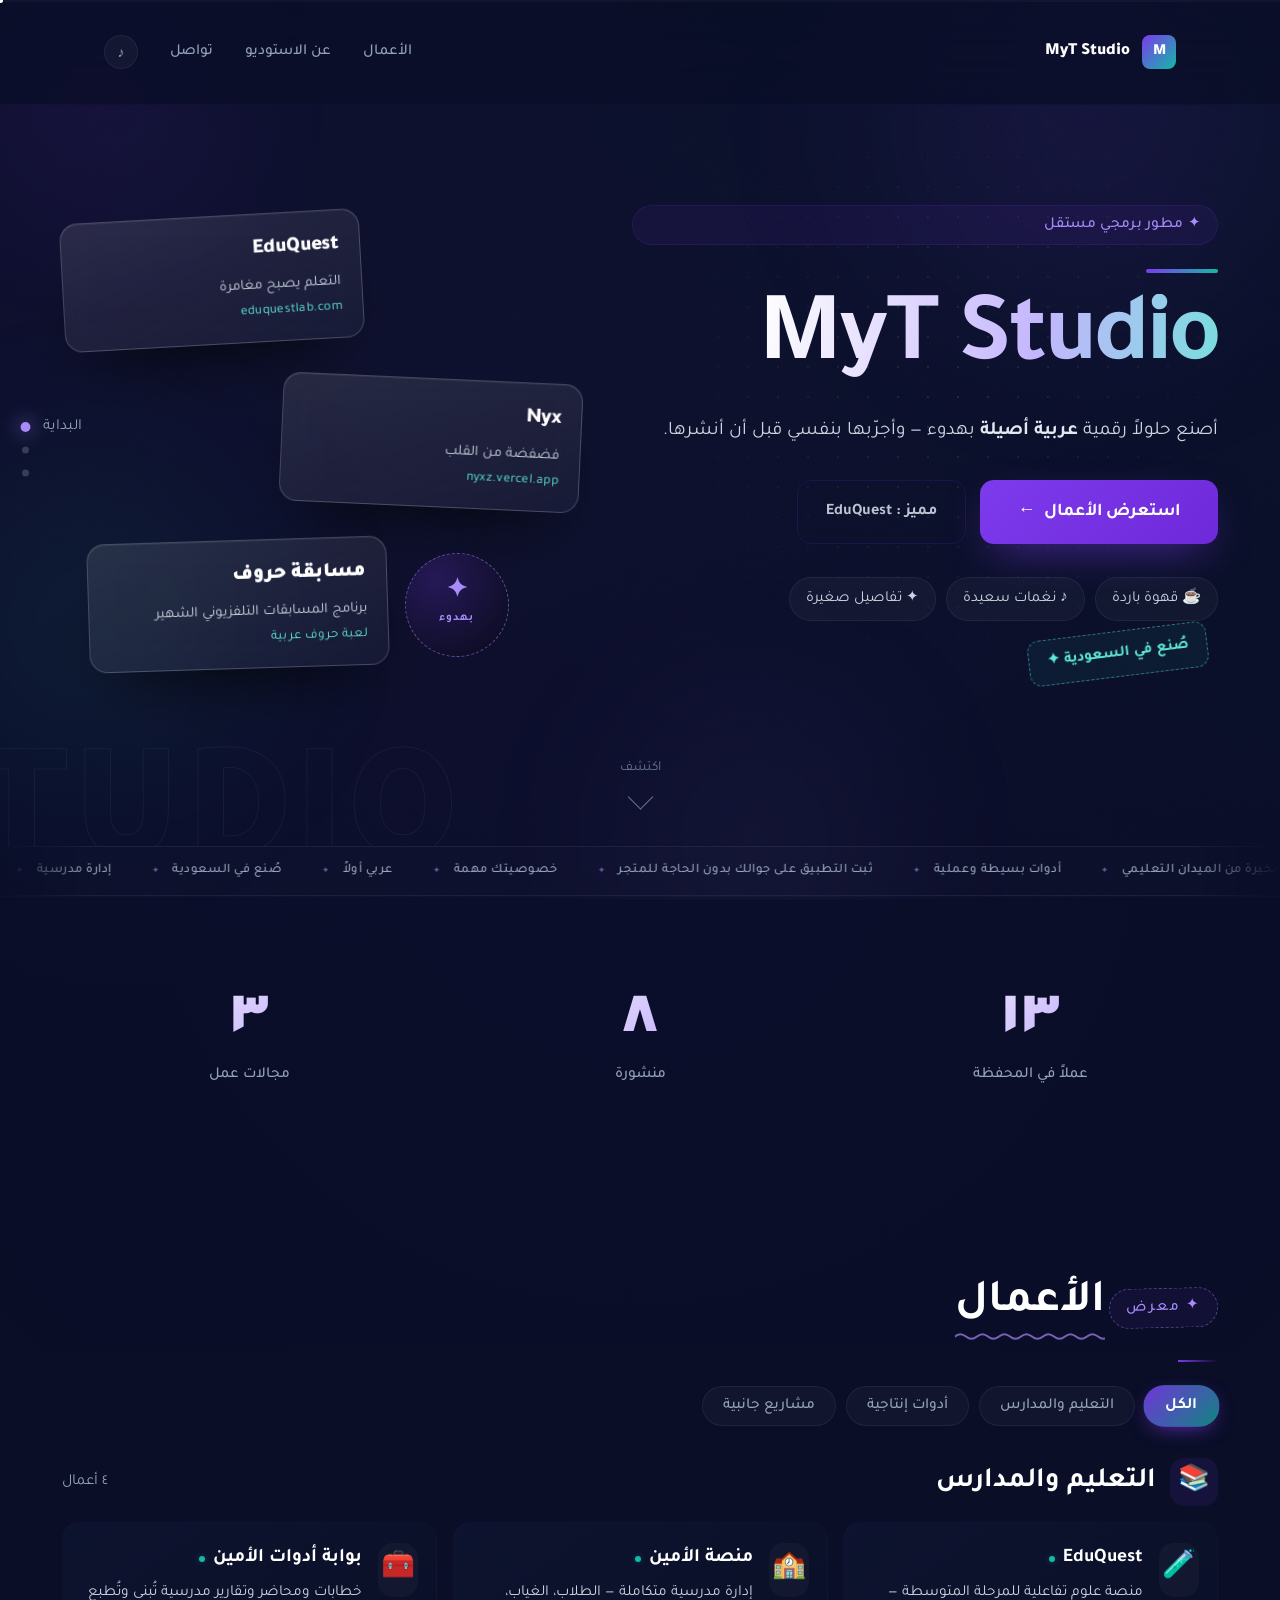
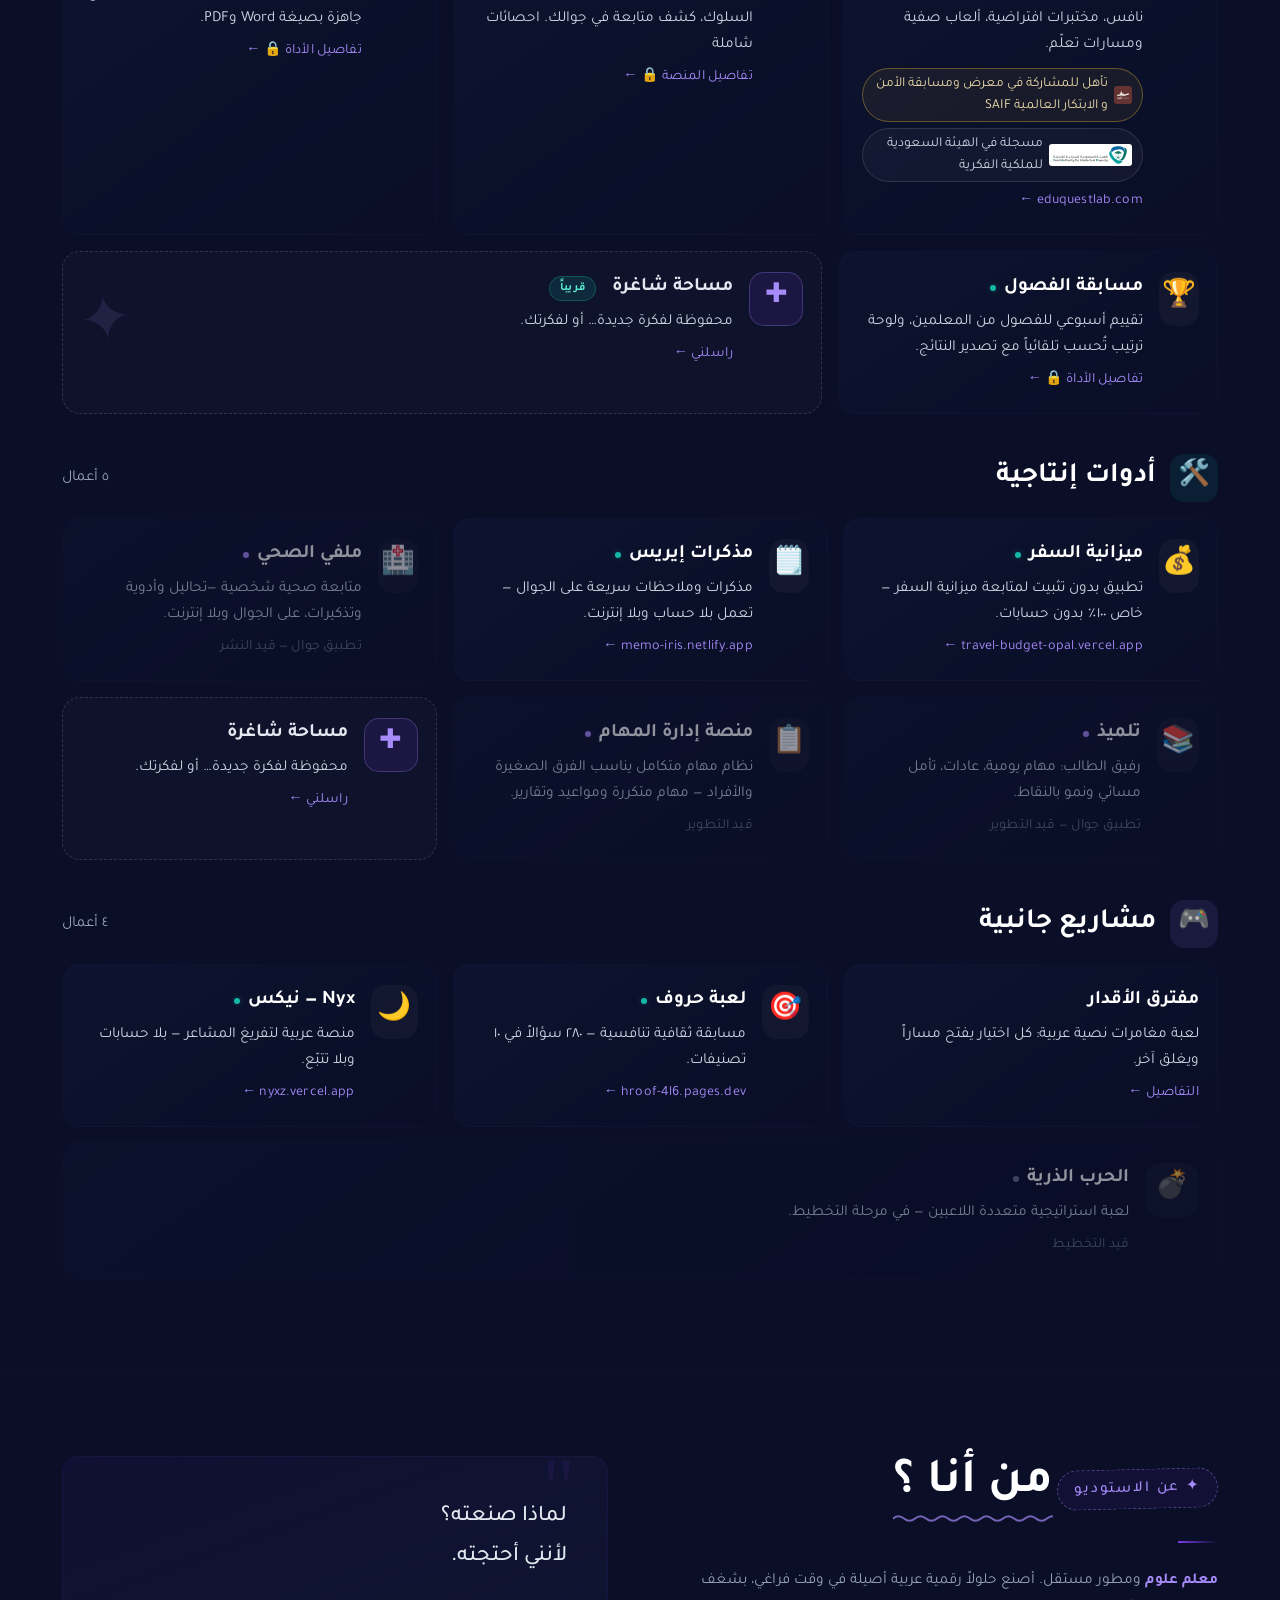
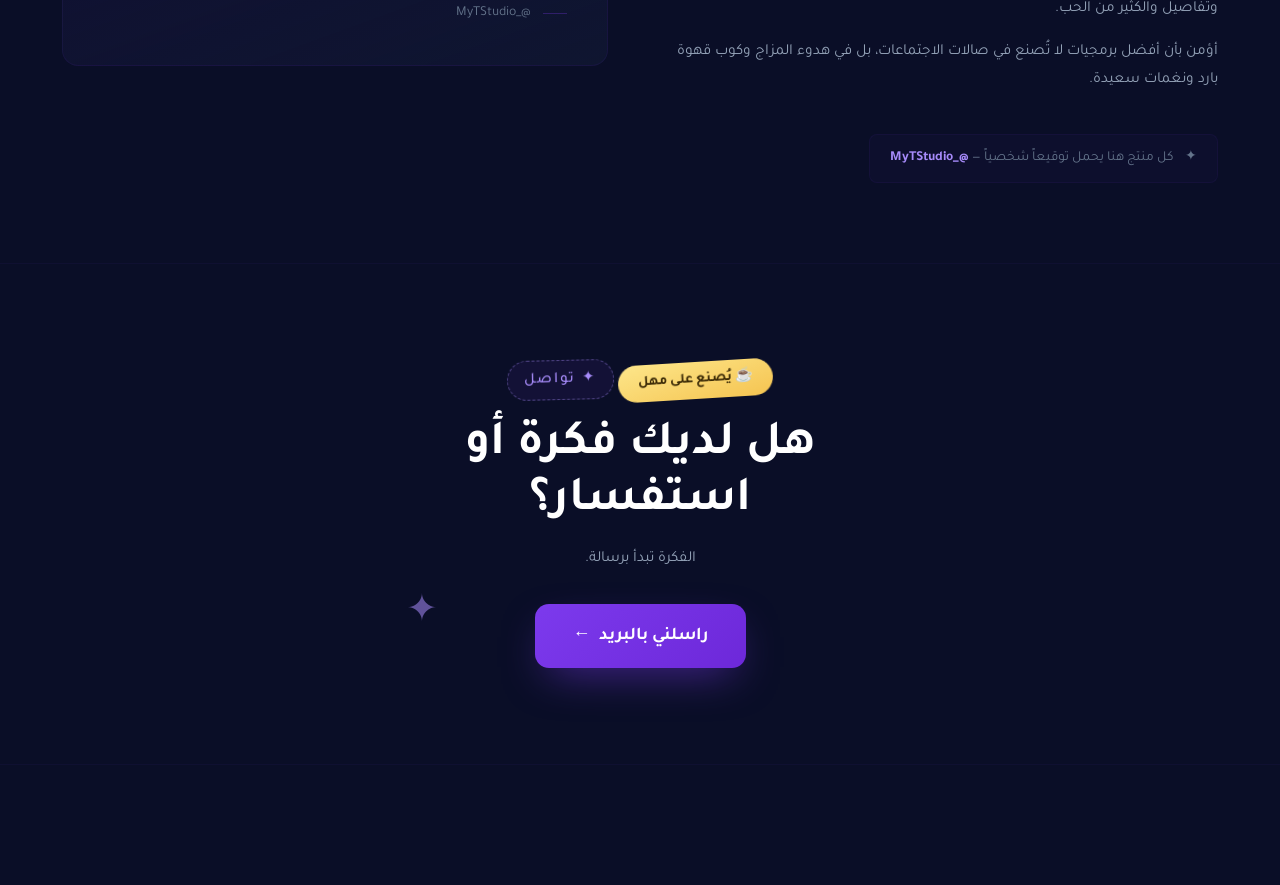
<file: index.html>
<!DOCTYPE html>
<html lang="ar" dir="rtl">
<head>
<meta charset="UTF-8">
<meta name="viewport" content="width=device-width, initial-scale=1.0, viewport-fit=cover">
<meta name="theme-color" content="#05070F">
<meta name="color-scheme" content="dark">
<meta name="description" content="MyT Studio — استوديو برمجي مستقل. أدوات ومنصات عربية للتعليم والإدارة: EduQuest، منصة الأمين، ومسابقة الفصول.">
<meta property="og:type" content="website">
<meta property="og:title" content="MyT Studio — استوديو برمجي مستقل">
<meta property="og:description" content="أصنع حلولاً رقمية عربية أصيلة بهدوء — وأجرّبها بنفسي قبل أن أنشرها.">
<meta property="og:url" content="https://bmytstudio.github.io/mytstudio/">
<title>MyT Studio — استوديو برمجي مستقل</title>
<link rel="icon" href="data:image/svg+xml,%3Csvg xmlns=%27http://www.w3.org/2000/svg%27 viewBox=%270 0 64 64%27%3E%3Crect width=%2764%27 height=%2764%27 rx=%2716%27 fill=%27%237c3aed%27/%3E%3Ctext x=%2732%27 y=%2744%27 font-family=%27Arial%27 font-size=%2736%27 font-weight=%27bold%27 fill=%27%23fff%27 text-anchor=%27middle%27%3EM%3C/text%3E%3C/svg%3E">
<link rel="preconnect" href="https://fonts.googleapis.com">
<link rel="preconnect" href="https://fonts.gstatic.com" crossorigin>
<link href="https://fonts.googleapis.com/css2?family=Tajawal:wght@300;400;500;700;900&display=swap" rel="stylesheet">
<script>document.documentElement.classList.add('js');</script>
<style>
/* ============================================
   Transición بين الصفحات — View Transitions API
   ============================================ */
@view-transition { navigation: auto; }
/* ============================================
   DESIGN TOKENS — Visual Director OS v3.0.0
   Profile: apple_minimal × enterprise_serene × MyT Identity
   CORE-ART-01: Single Source of Design Truth
   POLICY-COLOR-GOVERNANCE · POLICY-TYPOGRAPHY-RHYTHM
   POLICY-MOTION-DYNAMICS · POLICY-VISUAL-BALANCE
   ============================================ */
:root {
  --navy-950: #0A0E27;
  --navy-900: #0F172A;
  --navy-800: #141D3A;
  --navy-700: #1E2A4F;
  --purple: #7C3AED;
  --purple-dark: #6D28D9;
  --purple-light: #A78BFA;
  --purple-glow: rgba(124, 58, 237, 0.12);
  --teal: #14B8A6;
  --teal-light: #5EEAD4;
  --slate-200: #E2E8F0;
  --slate-300: #CBD5E1;
  --slate-400: #94A3B8;
  --slate-500: #64748B;
  --white: #FFFFFF;
  
  --font-display: 'Tajawal', sans-serif;
  --font-body: 'Tajawal', sans-serif;
  --text-xs: 0.8rem;
  --text-sm: 0.9rem;
  --text-base: 1rem;
  --text-lg: 1.125rem;
  --text-xl: 1.25rem;
  --text-2xl: 1.563rem;
  --text-3xl: 1.953rem;
  --text-4xl: 2.441rem;
  --text-5xl: 3.052rem;
  --text-6xl: 3.815rem;
  
  --space-1: 4px;  --space-2: 8px;  --space-3: 12px;
  --space-4: 16px; --space-5: 20px; --space-6: 24px;
  --space-8: 32px; --space-10: 40px; --space-12: 48px;
  --space-16: 64px; --space-20: 80px; --space-24: 96px;
  --space-32: 128px;
  
  --ease-spring: cubic-bezier(0.34, 1.56, 0.64, 1);
  --ease-smooth: cubic-bezier(0.16, 1, 0.3, 1);
  --duration-fast: 150ms;
  --duration-normal: 250ms;
  --duration-slow: 400ms;
  
  --radius-sm: 8px;
  --radius-md: 12px;
  --radius-lg: 16px;
  --radius-xl: 24px;
}

*, *::before, *::after { box-sizing: border-box; margin: 0; padding: 0; }

html {
  scroll-padding-top:80px; scroll-behavior:smooth; -webkit-font-smoothing: antialiased; }

body {
  font-family: var(--font-body);
  font-weight: 400;
  font-size: var(--text-base);
  line-height: 1.7;
  color: var(--slate-200);
  background: var(--navy-950);
  overflow-x: hidden;
  min-height: 100vh;
}

/* Ambient gradient — طبقات ضوئية خلفية */
body::before {
  content: '';
  position: fixed;
  top: -50%; left: -50%;
  width: 200%; height: 200%;
  background:
    radial-gradient(ellipse at 20% 40%, rgba(124, 58, 237, 0.04) 0%, transparent 50%),
    radial-gradient(ellipse at 80% 20%, rgba(20, 184, 166, 0.03) 0%, transparent 50%),
    radial-gradient(ellipse at 50% 70%, rgba(124, 58, 237, 0.02) 0%, transparent 50%);
  z-index: -1;
  pointer-events: none;
}

/* ============================================
   TYPOGRAPHY — Major Third ×1.25
   ============================================ */
h1, h2, h3 {
  font-family: var(--font-display);
  font-weight: 700;
  line-height: 1.15;
  color: var(--white);
}
h1 { font-size: var(--text-4xl); }
h2 { font-size: var(--text-3xl); }
h3 { font-size: var(--text-2xl); }
@media (min-width: 768px) {
  h1 { font-size: var(--text-6xl); }
  h2 { font-size: clamp(1.8rem, 3vw + 1rem, 3.052rem); }
}
a { color: var(--purple-light); text-decoration: none; transition: color var(--duration-fast) var(--ease-smooth); }
a:hover { color: var(--white); }

/* ============================================
   UTILITY
   ============================================ */
.container { max-width: 1120px; margin: 0 auto; padding: 0 var(--space-6); }
.gradient-text {
  background: linear-gradient(135deg, var(--white) 0%, var(--purple-light) 40%, var(--teal-light) 100%);
  -webkit-background-clip: text;
  -webkit-text-fill-color: transparent;
  background-clip: text;
}

/* ============================================
   NAV — POLICY-MOTION-DYNAMICS: blur + border
   ============================================ */
.nav {
  position: fixed; top: 0; left: 0; right: 0; z-index: 100;
  padding: var(--space-5) 0;
  backdrop-filter: blur(24px);
  -webkit-backdrop-filter: blur(24px);
  background: rgba(10, 14, 39, 0.75);
  border-bottom: 1px solid rgba(124, 58, 237, 0.06);
}

.nav-inner {
  display: flex; align-items: center; justify-content: space-between;
  max-width: 1120px; margin: 0 auto; padding: 0 var(--space-6);
}

.nav-logo {
  display: flex; align-items: center; gap: var(--space-3);
  font-family: var(--font-display); font-weight: 900;
  font-size: var(--text-lg); color: var(--white);
}

.nav-logo-icon {
  width: 34px; height: 34px;
  border-radius: var(--radius-sm);
  background: linear-gradient(135deg, var(--purple), var(--teal));
  display: flex; align-items: center; justify-content: center;
  font-weight: 900; font-size: var(--text-sm); color: var(--white);
}

.nav-links { display: flex; align-items: center; gap: var(--space-8); list-style: none; }
.nav-links a {
  color: var(--slate-400); font-size: var(--text-sm); font-weight: 500;
  position: relative; padding: var(--space-1) 0;
}
.nav-links a::after {
  content: ''; position: absolute; bottom: -2px; left: 0;
  width: 0; height: 1.5px; background: var(--purple);
  transition: width var(--duration-normal) var(--ease-smooth);
}
.nav-links a:hover::after { width: 100%; }
.nav-links a:hover { color: var(--white); }

/* ============================================
   HERO — CORE-ART-06: CLS < 0.1
   ============================================ */
.hero {
  min-height: 100vh;
  display: flex; align-items: center;
  padding-top: 80px;
  position: relative; overflow: hidden;
}

/* Orb زخرفي */
.hero-glow {
  position: absolute;
  width: 500px; height: 500px;
  border-radius: 50%;
  background: radial-gradient(circle, rgba(124, 58, 237, 0.08), transparent 65%);
  top: -150px; left: -150px;
  pointer-events: none;
}

/* خط فاصل زخرفي دقيق */
.hero-accent {
  width: 60px; height: 3px;
  background: linear-gradient(90deg, var(--purple), var(--teal));
  border-radius: 2px;
  margin-bottom: var(--space-8);
}

.hero-tag {
  display: inline-flex; align-items: center; gap: var(--space-2);
  padding: var(--space-1) var(--space-4);
  background: rgba(124, 58, 237, 0.08);
  border: 1px solid rgba(124, 58, 237, 0.12);
  border-radius: 100px;
  font-size: var(--text-xs); color: var(--purple-light);
  font-weight: 500; margin-bottom: var(--space-8);
  letter-spacing: 0.02em;
}

.hero-title { margin-bottom: var(--space-6); max-width: 820px; }

.hero-desc {
  font-size: var(--text-lg);
  color: var(--slate-400);
  max-width: 580px;
  line-height: 1.8;
  margin-bottom: var(--space-10);
}

.hero-actions {
  display: flex; gap: var(--space-4); flex-wrap: wrap;
}

/* ============================================
   BUTTONS — POLICY-VISUAL-BALANCE
   ============================================ */
.btn {
  display: inline-flex; align-items: center; gap: var(--space-2);
  padding: var(--space-3) var(--space-8);
  border-radius: var(--radius-md);
  font-family: var(--font-body);
  font-weight: 700; font-size: var(--text-sm);
  border: none; cursor: pointer;
  transition: all var(--duration-normal) var(--ease-spring);
}

.btn-primary {
  background: linear-gradient(135deg, var(--purple), var(--purple-dark));
  color: var(--white);
  box-shadow: 0 4px 20px rgba(124, 58, 237, 0.25);
}
.btn-primary:hover {
  transform: translateY(-2px);
  box-shadow: 0 8px 30px rgba(124, 58, 237, 0.35);
  color: var(--white);
}

.btn-secondary {
  background: transparent; color: var(--slate-300);
  border: 1px solid rgba(124, 58, 237, 0.15);
}
.btn-secondary:hover {
  border-color: var(--purple); color: var(--white);
  transform: translateY(-2px);
}

/* ============================================
   STATS — POLICY-COLOR-GOVERNANCE: 60-30-10
   ============================================ */
.stats {
  padding: var(--space-16) 0;
  border-top: 1px solid rgba(124, 58, 237, 0.05);
}

.stats-grid {
  display: grid;
  grid-template-columns: repeat(3, 1fr);
  gap: var(--space-4);
}

.stat-card {
  text-align: center;
  padding: var(--space-8) var(--space-6);
  border-radius: var(--radius-md);
  transition: background var(--duration-normal) var(--ease-smooth);
}

.stat-card:hover {
  background: rgba(124, 58, 237, 0.03);
}

.stat-number {
  font-family: var(--font-display);
  font-size: var(--text-5xl);
  font-weight: 900;
  background: linear-gradient(135deg, var(--white) 0%, var(--purple-light) 100%);
  -webkit-background-clip: text;
  -webkit-text-fill-color: transparent;
  background-clip: text;
  line-height: 1;
  margin-bottom: var(--space-2);
}

.stat-label {
  font-size: var(--text-sm);
  color: var(--slate-500);
  font-weight: 500;
}

/* ============================================
   SECTION HEADER
   ============================================ */
.section-header {
  margin-bottom: var(--space-12);
}

.section-label {
  display: inline-flex; align-items: center; gap: var(--space-2);
  font-size: var(--text-xs);
  color: var(--purple-light);
  font-weight: 500;
  letter-spacing: 0.03em;
  margin-bottom: var(--space-4);
}

.section-accent {
  width: 40px; height: 2px;
  background: linear-gradient(90deg, var(--purple), transparent);
  margin-top: var(--space-4);
}

/* ============================================
   PROJECTS — Bento Grid refined
   ============================================ */
.projects {
  padding: var(--space-24) 0;
}

.project-category {
  margin-bottom: var(--space-10);
}

.project-category:last-child { margin-bottom: 0; }

.category-header {
  display: flex; align-items: center; gap: var(--space-4);
  margin-bottom: var(--space-6);
}

.category-icon {
  width: 32px; height: 32px;
  border-radius: var(--radius-sm);
  display: flex; align-items: center; justify-content: center;
  font-size: var(--text-base);
}

.category-icon-edu { background: rgba(124, 58, 237, 0.1); }
.category-icon-tools { background: rgba(20, 184, 166, 0.1); }
.category-icon-games { background: rgba(167, 139, 250, 0.1); }

.category-name {
  font-family: var(--font-display);
  font-weight: 700;
  font-size: var(--text-lg);
  color: var(--white);
}

.category-count {
  font-size: var(--text-xs);
  color: var(--slate-500);
  margin-right: auto;
}

.category-items {
  display: grid;
  grid-template-columns: repeat(auto-fill, minmax(280px, 1fr));
  gap: var(--space-4);
}

.project-item {
  display: flex; align-items: flex-start; gap: var(--space-4);
  padding: var(--space-5);
  border-radius: var(--radius-md);
  background: linear-gradient(145deg, rgba(20, 29, 58, 0.4), rgba(10, 14, 39, 0.6));
  border: 1px solid rgba(124, 58, 237, 0.04);
  transition: all var(--duration-normal) var(--ease-smooth);
  cursor: pointer;
}

.project-item:hover {
  border-color: rgba(255, 255, 255, 0.08);
  transform: translateY(-3px);
  box-shadow: 0 8px 30px rgba(0,0,0,0.2);
}

.project-item-icon {
  width: 40px; height: 40px; min-width: 40px;
  border-radius: var(--radius-sm);
  display: flex; align-items: center; justify-content: center;
  font-size: var(--text-lg);
  background: rgba(255, 255, 255, 0.03);
}

.project-item-info { flex: 1; min-width: 0; }

.project-item-title {
  font-family: var(--font-display);
  font-weight: 700;
  font-size: var(--text-base);
  color: var(--white);
  margin-bottom: var(--space-1);
}

.project-item-desc {
  font-size: var(--text-xs);
  color: var(--slate-500);
  line-height: 1.6;
}

.project-item-link {
  display: flex; align-items: center; gap: var(--space-1);
  margin-top: var(--space-2);
  font-size: var(--text-xs);
  color: var(--slate-500);
  font-weight: 400;
  transition: color var(--duration-fast) var(--ease-smooth);
}

.project-item-link:hover { color: var(--purple-light); }

.project-status-dot {
  display: inline-block;
  width: 6px; height: 6px;
  border-radius: 50%;
  margin-left: var(--space-1);
}

.status-live { background: var(--teal); box-shadow: 0 0 6px rgba(20, 184, 166, 0.3); }
.status-beta { background: var(--purple-light); box-shadow: 0 0 6px rgba(124, 58, 237, 0.2); }
.status-plan { background: var(--slate-500); }

/* ============================================
   ABOUT — with decorative quote
   ============================================ */
.about {
  padding: var(--space-20) 0;
  border-top: 1px solid rgba(124, 58, 237, 0.05);
  border-bottom: 1px solid rgba(124, 58, 237, 0.05);
}

.about-grid {
  display: grid;
  grid-template-columns: 1fr 1fr;
  gap: var(--space-16);
  align-items: start;
}

.about-text .highlight {
  color: var(--purple-light);
  font-weight: 700;
}

.about-story p {
  color: var(--slate-400);
  margin-bottom: var(--space-4);
  font-size: var(--text-sm);
  line-height: 1.8;
}

/* Quote block — مصمم بصرياً */
.about-quote {
  padding: var(--space-10);
  border-radius: var(--radius-lg);
  background: linear-gradient(160deg, rgba(124, 58, 237, 0.06), rgba(20, 29, 58, 0.5));
  border: 1px solid rgba(124, 58, 237, 0.08);
  position: relative;
}

.about-quote::before {
  content: '"';
  position: absolute;
  top: -10px; right: var(--space-8);
  font-size: 5rem;
  line-height: 1;
  color: rgba(124, 58, 237, 0.1);
  font-family: serif;
}

.about-quote blockquote {
  font-size: var(--text-xl);
  color: var(--slate-200);
  font-weight: 500;
  line-height: 1.8;
  position: relative;
  z-index: 1;
}

.about-quote footer {
  margin-top: var(--space-6);
  color: var(--slate-500);
  font-size: var(--text-xs);
  font-weight: 400;
  display: flex;
  align-items: center;
  gap: var(--space-3);
}

.about-quote footer::before {
  content: '';
  width: 24px;
  height: 1px;
  background: var(--purple);
  opacity: 0.3;
}

/* Brand stamp */
.brand-stamp {
  display: inline-flex;
  align-items: center;
  gap: var(--space-3);
  padding: var(--space-3) var(--space-5);
  border-radius: var(--radius-sm);
  border: 1px solid rgba(124, 58, 237, 0.06);
  background: rgba(124, 58, 237, 0.03);
  font-size: var(--text-xs);
  color: var(--slate-500);
  margin-top: var(--space-6);
}

.brand-stamp strong {
  color: var(--purple-light);
  font-weight: 700;
}

/* ============================================
   CTA
   ============================================ */
.cta {
  padding: var(--space-24) 0;
  text-align: center;
}

.cta-content { max-width: 520px; margin: 0 auto; }

.cta p {
  color: var(--slate-400);
  margin-bottom: var(--space-8);
  font-size: var(--text-sm);
}

/* ============================================
   FOOTER
   ============================================ */
.footer {
  padding: var(--space-12) 0;
  border-top: 1px solid rgba(124, 58, 237, 0.05);
}

.footer-inner {
  display: flex;
  align-items: center;
  justify-content: space-between;
  font-size: var(--text-xs);
  color: var(--slate-500);
}

.footer-links {
  display: flex;
  gap: var(--space-6);
}

.footer-links a {
  color: var(--slate-500);
  font-size: var(--text-xs);
}

.footer-links a:hover { color: var(--purple-light); }

.footer-signature {
  font-size: var(--text-xs);
  color: var(--slate-500);
  opacity: 0.6;
}

/* ============================================
   SCROLL INDICATOR
   ============================================ */
.scroll-indicator {
  position: absolute;
  bottom: var(--space-10);
  left: 50%;
  transform: translateX(-50%);
  display: flex;
  flex-direction: column;
  align-items: center;
  gap: var(--space-2);
  color: var(--slate-500);
  font-size: var(--text-xs);
  animation: float 2.5s var(--ease-smooth) infinite;
}

.scroll-indicator .arrow {
  width: 18px; height: 18px;
  border-right: 1.5px solid var(--slate-500);
  border-bottom: 1.5px solid var(--slate-500);
  transform: rotate(45deg);
}

@keyframes float {
  0%, 100% { transform: translateX(-50%) translateY(0); }
  50% { transform: translateX(-50%) translateY(8px); }
}

/* ============================================
   RESPONSIVE
   ============================================ */
@media (max-width: 768px) {
  .nav-links { display: none; }
  
  h1 { font-size: var(--text-3xl); }
  
  .hero { min-height: auto; padding: 100px 0 50px; }
  .hero-desc { font-size: var(--text-base); }
  .hero-actions { flex-direction: column; }
  .hero-actions .btn { width: 100%; justify-content: center; }
  .hero-accent { margin-bottom: var(--space-6); }
  
  .stats-grid { grid-template-columns: 1fr; gap: var(--space-2); }
  .stat-number { font-size: var(--text-4xl); }
  .stat-card { padding: var(--space-6); }
  
  .category-items { grid-template-columns: 1fr; }
  
  .about-grid { grid-template-columns: 1fr; gap: var(--space-10); }
  
  .about-quote blockquote { font-size: var(--text-lg); }
  
  .footer-inner { flex-direction: column; gap: var(--space-4); text-align: center; }
  .scroll-indicator { display: none; }
}

@media (max-width: 480px) {
  .container { padding: 0 var(--space-4); }
  .project-item { padding: var(--space-4); }
  .about-quote { padding: var(--space-8); }
  .brand-stamp { flex-wrap: wrap; }
}

/* ============================================
   ANIMATIONS — POLICY-MOTION-DYNAMICS
   ============================================ */
.fade-up {
  opacity: 0;
  transform: translateY(24px);
  animation: fadeUp 0.6s var(--ease-smooth) forwards;
}
.fade-up-d1 { animation-delay: 0.1s; }
.fade-up-d2 { animation-delay: 0.2s; }
.fade-up-d3 { animation-delay: 0.3s; }
.fade-up-d4 { animation-delay: 0.4s; }
.fade-up-d5 { animation-delay: 0.5s; }

@keyframes fadeUp {
  to { opacity: 1; transform: translateY(0); }
}

@media (prefers-reduced-motion: reduce) {
  *, *::before, *::after {
    animation-duration: 0.01ms !important;
    transition-duration: 0.01ms !important;
  }
}

/* ============================================
   v3 ADDITIONS — أعمال جديدة (إضافة لا تعديل)
   ============================================ */
/* قراءة مريحة: لا نص وصف أقل من 16px على الجوال */
.project-item-title { font-size: 1.05rem; }
.project-item-desc { font-size: 1rem; line-height: 1.75; color: var(--slate-400); }
.project-item-link { font-size: 0.875rem; }
.project-item.is-muted { opacity: 0.55; cursor: default; }
.project-item.is-muted:hover { transform: none; box-shadow: none; border-color: rgba(124, 58, 237, 0.04); }
.cat-note {
  font-size: var(--text-xs);
  color: var(--slate-500);
  margin-top: var(--space-3);
  padding: var(--space-3) var(--space-4);
  border-radius: var(--radius-sm);
  background: rgba(124, 58, 237, 0.02);
  border: 1px dashed rgba(124, 58, 237, 0.06);
}
/* ============================================================
   v4 — طبقة "هدوء مضيء" (إضافة لا تعديل)
   الحكم: CORE-ART-01 (توكنز) · 05 (تباين) · 06 (CLS) · 09 (ميزانية)
   ============================================================ */
:root{
  --ink-0:#05070F;
  --purple-rgb:124,58,237;
  --teal-rgb:20,184,166;
  --hair:rgba(255,255,255,.06);
  --hair-strong:rgba(255,255,255,.12);
  --ease-out-expo:cubic-bezier(.16,1,.3,1);
  --ease-in-out-soft:cubic-bezier(.65,0,.35,1);
  --spot:radial-gradient(340px circle at var(--mx,50%) var(--my,50%),rgba(var(--purple-rgb),.18),transparent 62%);
}

/* --- تلميح الوصول: تخطّي إلى المحتوى --- */
.skip{
  position:fixed; top:-100px; right:16px; z-index:10000;
  background:var(--purple); color:#fff; padding:10px 16px;
  border-radius:var(--radius-sm); font-size:var(--text-sm);
  transition:top .25s var(--ease-out-expo);
}
.skip:focus{top:16px; color:#fff;}

:where(a,button,[tabindex]):focus-visible{
  outline:2px solid #a78bfa; outline-offset:3px; border-radius:6px;
}

/* --- شاشة الإقلاع --- */
.boot{
  display:none; position:fixed; inset:0; z-index:9990;
  place-items:center; background:radial-gradient(circle at 50% 38%,#0B1024 0%,var(--ink-0) 68%);
  transition:transform .85s var(--ease-out-expo),opacity .55s ease;
}
html.js .boot{display:grid;}
html.is-booting{overflow:hidden;}
html.is-booting body{height:100vh;}
.boot.is-done{transform:translateY(-101%); opacity:0; pointer-events:none;}
.boot-mark{
  font-family:var(--font-display); font-weight:900; font-size:44px; line-height:1;
  width:78px; height:78px; display:grid; place-items:center; border-radius:22px;
  background:linear-gradient(140deg,var(--purple),var(--teal));
  color:#fff; box-shadow:0 18px 60px -18px rgba(124,58,237,.9);
  animation:bootPop .7s var(--ease-out-expo) both;
}
.boot-name{
  margin-top:18px; color:var(--slate-300); font-size:var(--text-sm);
  letter-spacing:.14em; opacity:0; animation:fadeIn .5s .35s both;
}
.boot-line{
  margin-top:16px; width:132px; height:2px; border-radius:2px;
  background:rgba(255,255,255,.08); overflow:hidden;
}
.boot-line i{
  display:block; height:100%; width:100%; transform-origin:right;
  background:linear-gradient(90deg,var(--teal),#a78bfa);
  animation:bootFill 1.1s var(--ease-out-expo) both;
}
@keyframes bootPop{from{opacity:0;transform:scale(.86) translateY(8px)}to{opacity:1;transform:none}}
@keyframes bootFill{from{transform:scaleX(0)}to{transform:scaleX(1)}}
@keyframes fadeIn{from{opacity:0}to{opacity:1}}

/* --- شريط التقدّم --- */
.progress{
  position:fixed; inset-inline:0; top:0; height:2px; z-index:900;
  pointer-events:none; background:rgba(255,255,255,.03);
}
.progress i{
  display:block; height:100%; transform:scaleX(var(--p,0)); transform-origin:right center;
  background:linear-gradient(90deg,var(--teal),#a78bfa);
  box-shadow:0 0 12px rgba(167,139,250,.6);
}

/* --- سكة الأقسام --- */
.rail{
  position:fixed; left:22px; top:50%; transform:translateY(-50%);
  z-index:800; display:none; flex-direction:column; gap:16px;
}
.rail a{
  width:7px; height:7px; border-radius:50%;
  background:rgba(255,255,255,.18); transition:all .35s var(--ease-out-expo);
}
.rail a::after{
  content:attr(data-label);
  position:absolute; left:16px; top:50%; transform:translateY(-50%) translateX(-6px);
  font-size:11px; color:var(--slate-400); white-space:nowrap;
  opacity:0; pointer-events:none; transition:all .3s var(--ease-out-expo);
}
.rail a{position:relative;}
.rail a:hover::after,.rail a.active::after{opacity:1; transform:translateY(-50%) translateX(0);}
.rail a.active{background:#a78bfa; box-shadow:0 0 14px rgba(167,139,250,.9); transform:scale(1.4);}
@media (min-width:1180px){ .rail{display:flex;} }

/* --- المؤشّر المخصّص --- */
.cursor-dot,.cursor-ring{
  position:fixed; top:0; left:0; z-index:9500; pointer-events:none;
  border-radius:50%; mix-blend-mode:screen; will-change:transform;
}
.cursor-dot{width:5px;height:5px;margin:-2.5px 0 0 -2.5px;background:#fff;}
.cursor-ring{
  width:34px;height:34px;margin:-17px 0 0 -17px;
  border:1px solid rgba(167,139,250,.6);
  transition:width .28s var(--ease-out-expo),height .28s var(--ease-out-expo),
             margin .28s var(--ease-out-expo),background .28s,border-color .28s,opacity .3s;
}
.cursor-ring.is-hot{
  width:66px;height:66px;margin:-33px 0 0 -33px;
  background:rgba(var(--purple-rgb),.14); border-color:rgba(167,139,250,.95);
}
html.has-cursor,html.has-cursor a,html.has-cursor button{cursor:none;}
@media (hover:none),(pointer:coarse){ .cursor-dot,.cursor-ring{display:none;} }

/* --- حبيبات + أورورا --- */
.grain{
  position:fixed; inset:0; z-index:3; pointer-events:none; opacity:.035;
  mix-blend-mode:overlay;
  background-image:url("data:image/svg+xml,%3Csvg xmlns='http://www.w3.org/2000/svg' width='140' height='140'%3E%3Cfilter id='n'%3E%3CfeTurbulence type='fractalNoise' baseFrequency='.85' numOctaves='3'/%3E%3C/filter%3E%3Crect width='140' height='140' filter='url(%23n)'/%3E%3C/svg%3E");
}
.aurora{position:fixed; inset:0; z-index:-1; pointer-events:none; overflow:hidden;}
.aurora i{
  position:absolute; border-radius:50%; filter:blur(90px); opacity:.5;
  will-change:transform;
}
.aurora i:nth-child(1){width:46vw;height:46vw;background:radial-gradient(circle,rgba(124,58,237,.30),transparent 66%);top:-14vw;right:-8vw;animation:drift1 34s var(--ease-in-out-soft) infinite alternate;}
.aurora i:nth-child(2){width:38vw;height:38vw;background:radial-gradient(circle,rgba(20,184,166,.24),transparent 66%);top:42vh;left:-12vw;animation:drift2 42s var(--ease-in-out-soft) infinite alternate;}
.aurora i:nth-child(3){width:30vw;height:30vw;background:radial-gradient(circle,rgba(167,139,250,.20),transparent 66%);bottom:-10vw;right:26vw;animation:drift3 50s var(--ease-in-out-soft) infinite alternate;}
@keyframes drift1{to{transform:translate3d(-7vw,6vh,0) scale(1.15)}}
@keyframes drift2{to{transform:translate3d(6vw,-5vh,0) scale(1.2)}}
@keyframes drift3{to{transform:translate3d(-4vw,-7vh,0) scale(1.1)}}

/* --- شبكة نقطية تُضاء بمؤشّر القارئ --- */
.hero-grid{
  position:absolute; inset:-8% -6%; pointer-events:none; z-index:0;
  background-image:radial-gradient(circle,rgba(255,255,255,.20) 1px,transparent 1.3px);
  background-size:30px 30px;
  -webkit-mask-image:radial-gradient(460px circle at var(--gx,72%) var(--gy,46%),#000 0%,transparent 72%);
  mask-image:radial-gradient(460px circle at var(--gx,72%) var(--gy,46%),#000 0%,transparent 72%);
  opacity:.5;
}
.hero-light{
  position:absolute; top:0; left:0; width:640px; height:640px; pointer-events:none; z-index:0;
  border-radius:50%; opacity:0;
  background:radial-gradient(circle,rgba(124,58,237,.14),transparent 62%);
  filter:blur(10px);
  transform:translate3d(calc(var(--lx,-9999px) - 320px),calc(var(--ly,-9999px) - 320px),0);
  transition:opacity .7s ease;
}
html.has-cursor .hero-light{opacity:1;}
.hero-content{position:relative; z-index:2;}

/* --- عنوان البطل: كشف بالكلمة + لمعة --- */

.gradient-text{
  background:linear-gradient(100deg,#fff 0%,#c4b5fd 28%,#5eead4 52%,#c4b5fd 74%,#fff 100%);
  background-size:220% 100%;
  -webkit-background-clip:text; background-clip:text;
  -webkit-text-fill-color:transparent;
  animation:sheen 9s linear infinite;
}
@keyframes sheen{0%{background-position:0% 50%}100%{background-position:220% 50%}}

/* --- كشف الكلمات في الوصف --- */

/* --- شريط الماركيه --- */
.marquee{
  overflow:hidden; padding:14px 0; border-block:1px solid var(--hair); direction:ltr;
  -webkit-mask-image:linear-gradient(90deg,transparent,#000 7%,#000 93%,transparent);
  mask-image:linear-gradient(90deg,transparent,#000 7%,#000 93%,transparent);
  background:rgba(255,255,255,.012);
}
.marquee-track{display:flex; width:max-content; direction:ltr; will-change:transform; transform:translate3d(0,0,0);}
.marquee-group,.marquee-half{display:flex; align-items:center; flex:0 0 auto;}
.marquee-item{
  display:inline-flex; align-items:center; gap:12px;
  padding-inline:24px; white-space:nowrap;
  font-size:12px; letter-spacing:.04em; color:var(--slate-400);
  direction:rtl; unicode-bidi:isolate;
}
.marquee-item::after{content:'✦'; color:rgba(167,139,250,.55); font-size:9px;}
@media (prefers-reduced-motion:reduce){ .marquee-track{transform:none;} }

/* --- فلاتر المعرض --- */
.filters{display:flex; flex-wrap:wrap; gap:8px; margin-top:var(--space-8);}
.chip{
  font-family:var(--font-body); font-size:var(--text-xs); font-weight:500;
  color:var(--slate-400); background:rgba(255,255,255,.03);
  border:1px solid var(--hair); border-radius:100px;
  padding:8px 16px; transition:all .25s var(--ease-out-expo);
}
.chip:hover{color:#fff; border-color:rgba(167,139,250,.45); transform:translateY(-1px);}
.chip[aria-pressed="true"]{
  color:#fff; font-weight:700; border-color:transparent;
  background:linear-gradient(135deg,rgba(124,58,237,.9),rgba(20,184,166,.7));
  box-shadow:0 6px 20px -8px rgba(124,58,237,.9);
}

/* --- بطاقات المشاريع: ضوء يتبع المؤشّر + ميل خفيف --- */
.project-item{
  position:relative; isolation:isolate; overflow:hidden;
  --ty:0px; --rx:0deg; --ry:0deg;
  transform:perspective(900px) rotateX(var(--rx)) rotateY(var(--ry)) translateY(var(--ty));
  transition:transform .5s var(--ease-out-expo),border-color .35s,box-shadow .35s,background .35s;
}
.project-item::before{
  content:''; position:absolute; inset:0; z-index:-1;
  background:var(--spot); opacity:0; transition:opacity .35s ease;
}
.project-item:hover::before,.project-item:focus-visible::before{opacity:1;}
.project-item:hover,.project-item:focus-visible{
  --ty:-4px;
  transform:perspective(900px) rotateX(var(--rx)) rotateY(var(--ry)) translateY(var(--ty));
  border-color:var(--hair-strong);
  box-shadow:0 22px 50px -28px rgba(0,0,0,.9),0 0 0 1px rgba(167,139,250,.10);
}
.project-item-icon{transition:transform .45s var(--ease-out-expo),background .35s;}
.project-item:hover .project-item-icon{transform:scale(1.1) rotate(-5deg); background:rgba(255,255,255,.06);}
.project-item-link{transition:transform .35s var(--ease-out-expo),color .25s;}
.project-item:hover .project-item-link{transform:translateX(-4px);}
.project-item-title{display:flex; align-items:center; gap:8px;}
.status-live{animation:livedot 2.6s ease-in-out infinite;}
@keyframes livedot{
  0%,100%{box-shadow:0 0 0 0 rgba(20,184,166,.55)}
  55%{box-shadow:0 0 0 6px rgba(20,184,166,0)}
}
.is-filtered-out{display:none !important;}

/* --- الأرقام --- */
.stat-number{font-variant-numeric:tabular-nums; transition:transform .4s var(--ease-out-expo);}
.stat-card:hover .stat-number{transform:translateY(-3px);}

/* --- أزرار مغناطيسية --- */
.btn{position:relative; overflow:hidden; will-change:transform;}
.btn::after{
  content:''; position:absolute; inset:0; z-index:-1; opacity:0;
  background:radial-gradient(180px circle at var(--bx,50%) var(--by,50%),rgba(255,255,255,.16),transparent 60%);
  transition:opacity .3s;
}
.btn:hover::after{opacity:1;}

/* --- زر الصوت --- */
.sound-toggle{
  display:inline-flex; align-items:center; justify-content:center;
  width:34px; height:34px; border-radius:50%;
  background:rgba(255,255,255,.04); border:1px solid var(--hair);
  color:var(--slate-400); font-size:14px; line-height:1;
  transition:all .25s var(--ease-out-expo);
}
.sound-toggle:hover{color:#fff; border-color:rgba(167,139,250,.5); transform:scale(1.06);}
.sound-toggle[aria-pressed="true"]{
  color:#fff; background:rgba(124,58,237,.22); border-color:rgba(167,139,250,.6);
}

/* --- كشف عند التمرير (IntersectionObserver) --- */
.reveal{
  opacity:0; transform:translateY(26px); filter:blur(6px);
  transition:opacity .85s var(--ease-out-expo),transform .85s var(--ease-out-expo),filter .85s var(--ease-out-expo);
}
.reveal.in{opacity:1; transform:none; filter:none;}

/* --- إدخال البطل (CSS خالص — يعمل بلا JS) --- */
.hero-tag{animation:heroIn .85s .04s var(--ease-out-expo) both;}
.hero-accent{animation:heroIn .9s .10s var(--ease-out-expo) both;}
.hero-title{animation:heroIn 1.05s .18s var(--ease-out-expo) both;}
.hero-desc{animation:heroIn .95s .34s var(--ease-out-expo) both;}
.hero-actions{animation:heroIn .95s .48s var(--ease-out-expo) both;}
@keyframes heroIn{from{opacity:0;transform:translateY(24px);filter:blur(9px)}to{opacity:1;transform:none;filter:blur(0)}}

/* --- شريط التقدّم: خطّ زمني أصلي عند الدعم --- */
@supports (animation-timeline: scroll()){
  .progress i{animation:progressGrow linear both; animation-timeline:scroll(root block);}
  @keyframes progressGrow{from{transform:scaleX(0)}to{transform:scaleX(1)}}
}

/* --- زر العودة للأعلى --- */
.to-top{
  position:fixed; bottom:22px; left:22px; z-index:850;
  width:44px; height:44px; border-radius:50%;
  display:grid; place-items:center;
  background:rgba(12,17,38,.85); border:1px solid var(--hair-strong);
  color:var(--slate-300); backdrop-filter:blur(10px);
  opacity:0; transform:translateY(14px) scale(.9); pointer-events:none;
  transition:all .4s var(--ease-out-expo);
}
.to-top.show{opacity:1; transform:none; pointer-events:auto;}
.to-top:hover{color:#fff; border-color:rgba(167,139,250,.6); transform:translateY(-2px);}

/* --- توست --- */
.toast{
  position:fixed; bottom:26px; left:50%; transform:translate(-50%,26px);
  z-index:9600; padding:12px 20px; border-radius:100px;
  background:rgba(12,17,38,.94); border:1px solid rgba(167,139,250,.28);
  color:var(--slate-200); font-size:var(--text-xs);
  box-shadow:0 20px 50px -20px rgba(0,0,0,.9);
  backdrop-filter:blur(14px);
  opacity:0; pointer-events:none;
  transition:opacity .35s,transform .45s var(--ease-out-expo);
}
.toast.show{opacity:1; transform:translate(-50%,0);}

/* --- تباين النصوص الصغيرة إلى 4.5:1+ --- */
.stat-label, .footer-signature, .category-count { color: var(--slate-400); }

/* --- نبضة التوقيع في الفوتر --- */
.footer-signature::before{
  content:''; display:inline-block; width:6px; height:6px; border-radius:50%;
  background:var(--teal); margin-inline-end:7px; vertical-align:middle;
  animation:livedot 3.4s ease-in-out infinite;
}

/* --- استجابة --- */
@media (max-width:768px){
  .hero-grid{background-size:24px 24px; opacity:.35;}
  .filters{gap:6px;}
  .chip{padding:7px 13px;}
  .hero-light{display:none;}
  .to-top{left:16px; bottom:16px; width:40px; height:40px;}
  .boot-mark{width:64px;height:64px;font-size:36px;border-radius:18px;}
}

/* --- احترام تقليل الحركة --- */
@media (prefers-reduced-motion:reduce){
  *,*::before,*::after{animation-duration:.01ms !important;animation-iteration-count:1 !important;transition-duration:.01ms !important;}
  .aurora i{animation:none;}
  .cursor-dot,.cursor-ring{display:none;}
  .hero-title .word > span{transform:none;}
  .hero-desc .w{opacity:1;transform:none;}
  .project-item{transform:none !important;}
}

/* ============================================================
   v5 — «كثافة ومرح»
   القياسات أكبر، الفراغ أقل، والمبالغات المرحة مضافة
   (إضافة فوق v4 — لا حذف ولا تراجع)
   ============================================================ */
:root{
  --text-xs:.86rem; --text-sm:.96rem; --text-base:1.0625rem;
  --text-lg:1.2rem;  --text-xl:1.4rem;  --text-2xl:1.75rem;
  --text-3xl:2.3rem; --text-4xl:2.95rem; --text-5xl:3.6rem; --text-6xl:4.5rem;
}
.container{max-width:1220px; padding-inline:clamp(20px,4vw,32px);}

/* ---------- الهيرو ---------- */
.hero{
  min-height:min(94svh,900px);
  padding-block:clamp(88px,10vh,120px) clamp(44px,6vh,70px);
  overflow:hidden;
}
.hero-tag{font-size:var(--text-sm); padding:6px 16px; margin-bottom:var(--space-6);}
.hero-title{
  font-size:clamp(3.1rem,8vw,6.2rem); line-height:1.02; letter-spacing:-.03em;
  margin-bottom:var(--space-5); max-width:none;
}
.hero-desc{
  font-size:clamp(1.05rem,1.5vw,1.32rem); line-height:1.75; max-width:52ch;
  margin-bottom:var(--space-8); color:var(--slate-300);
}
.hero-accent{width:72px; height:4px; margin-bottom:var(--space-5);}
.hero-actions{gap:14px;}
.btn{font-size:var(--text-base); padding:15px 32px; border-radius:14px;}
.btn-primary{box-shadow:0 16px 44px -14px rgba(124,58,237,.6); font-size:1.12rem; padding:17px 38px;}
.btn-secondary{font-size:1rem; padding:17px 28px; opacity:.92;}
.btn:hover{transform:translateY(-2px) scale(1.02);}

.hero-word{
  position:absolute; left:-9%; bottom:-6%; top:auto;
  font-family:var(--font-display); font-weight:900;
  font-size:clamp(7rem,13vw,11.5rem); line-height:.8;
  color:transparent; -webkit-text-stroke:1px rgba(255,255,255,.05);
  letter-spacing:.02em; white-space:nowrap; pointer-events:none; z-index:0;
  animation:wordDrift 24s ease-in-out infinite alternate;
}
@keyframes wordDrift{
  from{transform:rotate(-6deg) translate3d(0,0,0)}
  to{transform:rotate(-4deg) translate3d(0,-18px,0)}
}

.hero-meta{display:flex; align-items:center; gap:10px; flex-wrap:wrap; margin-top:var(--space-8);}
.hero-pill{
  display:inline-flex; align-items:center; gap:8px;
  padding:8px 16px; border-radius:100px;
  font-size:var(--text-sm); color:var(--slate-300);
  background:rgba(255,255,255,.035); border:1px solid var(--hair);
}
.hero-sticker{
  display:inline-flex; align-items:center; gap:8px;
  padding:9px 18px; border-radius:12px;
  font-size:var(--text-sm); font-weight:700; color:var(--teal-light);
  border:1.5px dashed rgba(94,234,212,.45); background:rgba(20,184,166,.07);
  transform:rotate(-7deg); margin-inline-start:10px;
  animation:wobble 6.5s ease-in-out infinite;
}
@keyframes wobble{
  0%,100%{transform:rotate(-7deg)}
  50%{transform:rotate(-2.5deg) scale(1.035)}
}

/* ---------- إيقاع الأقسام: فراغ أقل ---------- */
section{padding-block:clamp(54px,6.6vh,78px);}
.section-header{margin-bottom:clamp(26px,3.6vh,42px);}
.section-label{font-size:var(--text-sm); letter-spacing:.12em;}
.section-header h2{font-size:clamp(1.9rem,3.6vw,2.85rem);}
.marquee{padding-block:13px;}
.marquee-item{font-size:.82rem; font-weight:500; padding-inline:20px;}

/* ---------- الأرقام ---------- */
.stat-card{padding:clamp(20px,2.4vw,30px); border-radius:18px;}
.stat-number{font-size:clamp(2.5rem,5.4vw,3.9rem); line-height:1; font-weight:900;}
.stat-label{font-size:var(--text-sm); margin-top:8px;}

/* ---------- المعرض ---------- */
.filters{gap:10px; margin-top:var(--space-6);}
.chip{font-size:var(--text-sm); padding:10px 20px; border-radius:100px;}
.chip[aria-pressed="true"]{transform:scale(1.045);}
.category-name{font-size:var(--text-2xl);}
.category-items{
  display:flex; flex-wrap:wrap; gap:16px;
}
.category-items > .project-item{flex:1 1 360px; min-width:0;}
.project-item-info{flex:1 1 auto; min-width:0;}
.category-header{gap:14px; margin-bottom:16px;}
.category-icon{
  font-size:1.6rem; width:48px; height:48px; border-radius:14px;
  display:inline-flex; align-items:center; justify-content:center;
  transition:transform .45s var(--ease-out-expo);
}
.category-header:hover .category-icon{transform:rotate(-8deg) scale(1.1);}
.category-count{font-size:var(--text-sm);}
.project-item{padding:20px 18px; border-radius:18px;}
.project-item-icon{
  width:54px; height:54px; font-size:1.7rem; border-radius:15px;
  transition:transform .5s var(--ease-out-expo), box-shadow .45s ease;
}
.project-item-title{font-size:var(--text-lg); font-weight:700;}
.project-item-desc{font-size:var(--text-sm); line-height:1.7; margin-top:4px;}
.project-item-link{color:var(--purple-light); font-size:.88rem; opacity:1; letter-spacing:.01em;}

/* ---------- مبالغات مرحة على التفاعل ---------- */
.project-item:hover .project-item-icon{
  transform:rotate(-9deg) scale(1.14);
  box-shadow:0 12px 30px -12px rgba(var(--purple-rgb),.7);
}
.card-arrow, .project-item-link{transition:transform .4s var(--ease-out-expo);}
.project-item:hover .card-arrow{transform:translate(3px,-3px) rotate(-6deg);}

/* ---------- الشريط العلوي ---------- */
.nav-inner{height:64px;}
.nav-logo{font-size:var(--text-base);}
.nav-links a{font-size:var(--text-sm);}

/* ---------- استجابة ---------- */
@media (max-width:900px){
  .hero{min-height:auto; padding-block:92px 40px;}
  .hero-word{font-size:26vw; top:52%;}
}
@media (max-width:768px){
  .hero-title{font-size:clamp(2.4rem,11vw,3.6rem);}
  .hero-desc{font-size:1.02rem; max-width:none;}
  .hero-word{display:none;}
  .hero-sticker{margin-inline-start:0;}
  .stat-number{font-size:2.6rem;}
  .project-item-icon{width:46px; height:46px; font-size:1.45rem;}
  section{padding-block:44px;}
  .marquee-item{font-size:.76rem;}
}

/* ---------- الهيرو بعمودين: نص + لوحة حيّة ---------- */
.hero-content{
  width:100%; flex:1 1 auto;
  display:grid; grid-template-columns:minmax(0,1.06fr) minmax(0,.94fr);
  column-gap:clamp(20px,4vw,60px); align-items:center;
}
.hero-content > *:not(.hero-visual){grid-column:1; min-width:0;}
.hero-visual{
  grid-column:2; grid-row:1 / span 6; position:relative;
  height:clamp(400px,50vh,480px); pointer-events:none;
}
.hv-card{
  position:absolute; width:min(300px,80%);
  padding:18px 20px; border-radius:18px;
  background:linear-gradient(160deg, rgba(255,255,255,.10), rgba(255,255,255,.035));
  border:1px solid rgba(255,255,255,.18);
  box-shadow:0 30px 70px -34px rgba(0,0,0,.95), inset 0 1px 0 rgba(255,255,255,.06);
  backdrop-filter:blur(12px); -webkit-backdrop-filter:blur(12px);
  animation:hvFloat 9s ease-in-out infinite;
}
.hv-k{display:block; font-size:1.3rem; font-weight:900; color:var(--white); letter-spacing:-.01em;}
.hv-v{display:block; margin-top:7px; font-size:.92rem; line-height:1.65; color:var(--slate-300);}
.hv-v em{font-style:normal; color:var(--teal-light); font-size:.84rem; letter-spacing:.02em; direction:ltr; display:inline-block;}
.hv-a{top:0; inset-inline-end:0; transform:rotate(-3.2deg); animation-delay:0s;}
.hv-b{top:36%; inset-inline-start:0; transform:rotate(2.6deg); animation-delay:-3s;}
.hv-c{top:72%; inset-inline-end:5%; transform:rotate(-1.8deg); animation-delay:-6s;}
@keyframes hvFloat{
  0%,100%{margin-top:0}
  50%{margin-top:-14px}
}
.hv-stamp{
  position:absolute; bottom:2%; inset-inline-start:14%;
  width:104px; height:104px; border-radius:50%;
  display:flex; flex-direction:column; align-items:center; justify-content:center; gap:2px;
  border:1.5px dashed rgba(167,139,250,.5);
  background:radial-gradient(circle at 30% 25%, rgba(124,58,237,.22), rgba(5,7,15,.6));
  color:var(--purple-light);
  animation:stampSpin 26s linear infinite;
}
.hv-stamp b{font-size:1.6rem; line-height:1;}
.hv-stamp span{font-size:.72rem; font-weight:700; letter-spacing:.08em;}
@keyframes stampSpin{to{transform:rotate(360deg)}}

@media (max-width:1024px){
  .hero-content{grid-template-columns:1fr;}
  .hero-visual{display:none;}
}


/* ---------- مبالغات مرحة: تسميات مائلة، خط يدوي، ملصق ---------- */
.section-label{
  display:inline-flex; align-items:center; gap:8px;
  padding:6px 16px; border-radius:100px;
  border:1px dashed rgba(167,139,250,.42);
  background:rgba(124,58,237,.07);
  transform:rotate(-1.4deg);
}
.section-header h2, .about-text h2{position:relative; display:inline-block;}
.section-header h2::after, .about-text h2::after{
  content:""; position:absolute; inset-inline:0; bottom:-10px; height:9px;
  background:url("data:image/svg+xml;utf8,<svg xmlns='http://www.w3.org/2000/svg' width='44' height='9' viewBox='0 0 44 9'><path d='M0 5.5 Q5.5 1 11 5.5 T22 5.5 T33 5.5 T44 5.5' fill='none' stroke='%23a78bfa' stroke-width='2' stroke-linecap='round' opacity='.75'/></svg>") repeat-x;
  height:9px; opacity:.9; pointer-events:none;
}
.cta-content{position:relative;}
.cta-note{
  display:inline-flex; align-items:center; gap:8px;
  margin-bottom:18px; padding:9px 20px; border-radius:100px;
  font-size:.9rem; font-weight:700; line-height:1.35; text-align:center;
  color:#3b2a06; background:linear-gradient(165deg,#fde68a,#f5c451);
  box-shadow:0 18px 40px -22px rgba(0,0,0,.9);
  transform:rotate(-3.5deg);
  animation:noteWobble 7s ease-in-out infinite;
}
@keyframes noteWobble{
  0%,100%{transform:rotate(-3.5deg)}
  50%{transform:rotate(-1deg) translateY(-4px)}
}
.cta-spark{
  position:absolute; inset-inline-end:clamp(6px,2vw,26px); bottom:clamp(6px,2vw,20px);
  font-size:clamp(1.8rem,3vw,2.6rem); color:rgba(167,139,250,.55);
  animation:stampSpin 18s linear infinite;
}
.cta-arrow{display:inline-block; transition:transform .4s var(--ease-out-expo);}
.btn-primary:hover .cta-arrow{transform:translate(-6px) rotate(-8deg) scale(1.2);}
@media (max-width:768px){
  .cta-note, .project-slot{display:none;}
  .section-label{transform:none;}
}


/* ---------- بطاقات المساحة الشاغرة: تملأ الفراغ بقصد ---------- */
.project-slot{
  background:rgba(255,255,255,.018);
  border:1.5px dashed rgba(255,255,255,.14);
  box-shadow:none;
}
.project-slot .project-item-icon{
  background:rgba(124,58,237,.12); color:var(--purple-light); border:1px solid rgba(167,139,250,.28);
}
.project-slot .project-item-title{color:var(--slate-200,#cbd5e1); font-weight:700;}
.project-slot:hover{border-color:rgba(167,139,250,.45); background:rgba(124,58,237,.06);}


.category-items > .project-slot-wide{flex:2 1 720px;}
.category-items > .project-slot-wide .project-item-desc{max-width:52ch;}
.project-item-desc{color:var(--slate-300);}

.project-slot{overflow:hidden;}
.slot-tag{
  display:inline-block; margin-inline-start:8px; padding:2px 10px;
  font-size:.72rem; font-weight:700; letter-spacing:.02em;
  border-radius:100px; color:var(--teal-light);
  background:rgba(20,184,166,.14); border:1px solid rgba(20,184,166,.3);
  vertical-align:middle;
}
.slot-mark{
  position:absolute; inset-inline-end:18px; top:50%; transform:translateY(-50%) rotate(-8deg);
  font-size:clamp(3rem,5vw,4.4rem); color:rgba(167,139,250,.12); pointer-events:none;
}
.category-items > .project-slot-wide{padding-inline-end:clamp(70px,9vw,120px);}
@media (prefers-reduced-motion:reduce){
  .hero-word, .hero-sticker, .hv-card, .hv-stamp, .cta-note, .cta-spark{animation:none;}
}


/* v7 — أوسمة EduQuest */
.project-badges{display:flex;flex-wrap:wrap;gap:6px;margin-top:10px;}
.p-badge{display:inline-flex;align-items:center;gap:6px;padding:4px 10px;border-radius:100px;border:1px solid var(--hair-strong);background:rgba(255,255,255,.035);font-size:var(--text-xs);color:var(--slate-300);line-height:1.6;}
.p-badge img{height:18px;width:auto;max-width:78px;object-fit:contain;flex:0 0 auto;border-radius:3px;}
.p-badge img.logo-chip{background:#fff;padding:2px 4px;height:22px;max-width:96px;}
.p-badge--gold{border-color:rgba(212,175,55,.4);color:#E8D9A8;background:rgba(212,175,55,.07);}
</style>
</head>
<body>
<a class="skip" href="#projects">تخطَّ إلى الأعمال</a>

<!-- طبقة الجو: أورورا + حبيبات -->
<div class="aurora" aria-hidden="true"><i></i><i></i><i></i></div>
<div class="grain" aria-hidden="true"></div>

<!-- شاشة الإقلاع -->
<div class="boot" id="boot" aria-hidden="true">
  <div style="text-align:center">
    <div class="boot-mark">M</div>
    <div class="boot-name">MYT STUDIO</div>
    <div class="boot-line"><i></i></div>
  </div>
</div>

<!-- التقدّم + المؤشّر + التوست -->
<div class="progress" aria-hidden="true"><i id="progressFill"></i></div>
<div class="cursor-dot" id="curDot" aria-hidden="true"></div>
<div class="cursor-ring" id="curRing" aria-hidden="true"></div>
<div class="toast" id="toast" role="status" aria-live="polite"></div>

<!-- سكة الأقسام -->
<nav class="rail" aria-label="تنقّل سريع">
  <a href="#top" data-label="البداية" aria-label="البداية"></a>
  <a href="#projects" data-label="الأعمال" aria-label="الأعمال"></a>
  <a href="#about" data-label="عن الاستوديو" aria-label="عن الاستوديو"></a>
</nav>

<!-- NAV -->
<nav class="nav">
  <div class="nav-inner">
    <div class="nav-logo">
      <span class="nav-logo-icon">M</span>
      MyT Studio
    </div>
    <ul class="nav-links">
      <li><a href="#projects">الأعمال</a></li>
      <li><a href="#about">عن الاستوديو</a></li>
      <li><a href="mailto:bmytstudio@gmail.com">تواصل</a></li>
      <li>
        <button class="sound-toggle" id="soundToggle" aria-pressed="false" aria-label="تشغيل الأصوات الخفيفة" title="نغمات خفيفة">
          <span aria-hidden="true">♪</span>
        </button>
      </li>
    </ul>
  </div>
</nav>

<!-- HERO -->
<section class="hero" id="top">
  <div class="hero-grid" aria-hidden="true"></div>
  <div class="hero-light" aria-hidden="true"></div>
  <div class="hero-glow"></div>
  <div class="hero-word" aria-hidden="true">STUDIO</div>
  <div class="container hero-content">
    <div class="hero-tag">✦ مطور برمجي مستقل</div>
    <div class="hero-accent"></div>
    <h1 class="hero-title">
      <span class="gradient-text">MyT Studio</span>
    </h1>
    <p class="hero-desc">
      أصنع حلولاً رقمية <strong style="color:var(--slate-200)">عربية أصيلة</strong> بهدوء — وأجرّبها بنفسي قبل أن أنشرها.
    </p>
    <div class="hero-actions">
      <a href="#projects" class="btn btn-primary">
        استعرض الأعمال <span>←</span>
      </a>
      <a href="https://eduquestlab.com/" target="_blank" rel="noopener" class="btn btn-secondary">
        مميز : EduQuest
      </a>
    </div>
    <div class="hero-meta">
      <span class="hero-pill">☕ قهوة باردة</span>
      <span class="hero-pill">♪ نغمات سعيدة</span>
      <span class="hero-pill">✦ تفاصيل صغيرة</span>
      <span class="hero-sticker">صُنع في السعودية ✦</span>
    </div>
    <div class="hero-visual" aria-hidden="true">
      <div class="hv-card hv-a">
        <span class="hv-k">EduQuest</span>
        <span class="hv-v">التعلم يصبح مغامرة<br><em>eduquestlab.com</em></span>
      </div>
      <div class="hv-card hv-b">
        <span class="hv-k">Nyx</span>
        <span class="hv-v">فضفضة من القلب<br><em>nyxz.vercel.app</em></span>
      </div>
      <div class="hv-card hv-c">
        <span class="hv-k">مسابقة حروف</span>
        <span class="hv-v">برنامج المسابقات التلفزيوني الشهير<br><em>لعبة حروف عربية</em></span>
      </div>
      <div class="hv-stamp"><b>✦</b><span>بهدوء</span></div>
    </div>

  </div>
  <div class="scroll-indicator">
    <span>اكتشف</span>
    <div class="arrow"></div>
  </div>
</section>


<!-- MARQUEE -->
<div class="marquee" aria-label="كلمات مفتاحية">
  <div class="marquee-track" aria-hidden="true">
    <div class="marquee-group">
      <span class="marquee-item">إدارة مدرسية</span><span class="marquee-item">صُنع في السعودية</span><span class="marquee-item">عربي أولاً</span><span class="marquee-item">خصوصيتك مهمة</span><span class="marquee-item">ثبت التطبيق على جوالك بدون الحاجة للمتجر</span><span class="marquee-item">أدوات بسيطة وعملية</span><span class="marquee-item">حلول للميدان التعليمي بخبرة من الميدان التعليمي</span><span class="marquee-item">KSA 2030</span><span class="marquee-item">ألعاب صفية</span><span class="marquee-item">مختبرات افتراضية</span><span class="marquee-item">اختبارات نافس</span>
    </div>
  </div>
</div>

<!-- STATS -->
<section class="stats">
  <div class="container">
    <div class="stats-grid">
      <div class="stat-card"><div class="stat-number">١٣</div><div class="stat-label">عملاً في المحفظة</div></div>
      <div class="stat-card"><div class="stat-number">٨</div><div class="stat-label">منشورة</div></div>
      <div class="stat-card"><div class="stat-number">٣</div><div class="stat-label">مجالات عمل</div></div>
    </div>
  </div>
</section>

<!-- PROJECTS -->
<section class="projects" id="projects">
  <div class="container">
    <div class="section-header">
      <div class="section-label">✦ معرض</div>
      <h2>الأعمال</h2>
      <div class="section-accent"></div>
      <div class="filters" role="group" aria-label="تصفية الأعمال">
        <button class="chip" data-filter="all" aria-pressed="true">الكل</button>
        <button class="chip" data-filter="0" aria-pressed="false">التعليم والمدارس</button>
        <button class="chip" data-filter="1" aria-pressed="false">أدوات إنتاجية</button>
        <button class="chip" data-filter="2" aria-pressed="false">مشاريع جانبية</button>
      </div>
    </div>

    <div class="project-category">
      <div class="category-header">
        <span class="category-icon category-icon-edu">📚</span>
        <span class="category-name">التعليم والمدارس</span>
        <span class="category-count">٤ أعمال</span>
      </div>
      <div class="category-items">
        <a href="https://eduquestlab.com/" target="_blank" rel="noopener" class="project-item">
          <span class="project-item-icon">🧪</span>
          <div class="project-item-info">
            <div class="project-item-title">
              EduQuest
              <span class="project-status-dot status-live"></span>
            </div>
            <div class="project-item-desc">منصة علوم تفاعلية للمرحلة المتوسطة — نافس، مختبرات افتراضية، ألعاب صفية ومسارات تعلّم.</div>
            <div class="project-badges">
              <span class="p-badge p-badge--gold"><img src="shots/saif.png" alt="" width="16" height="16" loading="lazy">تأهل للمشاركة في معرض ومسابقة الأمن و الابتكار العالمية SAIF</span>
              <span class="p-badge"><img class="logo-chip" src="shots/saip.svg" alt="شعار الهيئة السعودية للملكية الفكرية" loading="lazy">مسجلة في الهيئة السعودية للملكية الفكرية</span>
            </div>
            <div class="project-item-link">eduquestlab.com ←</div>
          </div>
        </a>
        <a href="alameen-portal.html" class="project-item">
          <span class="project-item-icon">🏫</span>
          <div class="project-item-info">
            <div class="project-item-title">
              منصة الأمين
              <span class="project-status-dot status-live"></span>
            </div>
            <div class="project-item-desc">إدارة مدرسية متكاملة — الطلاب، الغياب، السلوك، كشف متابعة في جوالك. احصائات شاملة</div>
            <div class="project-item-link">تفاصيل المنصة 🔒 ←</div>
          </div>
        </a>
        <a href="alameen-tools.html" class="project-item">
          <span class="project-item-icon">🧰</span>
          <div class="project-item-info">
            <div class="project-item-title">
              بوابة أدوات الأمين
              <span class="project-status-dot status-live"></span>
            </div>
            <div class="project-item-desc">خطابات ومحاضر وتقارير مدرسية تُبنى وتُطبع جاهزة بصيغة Word وPDF.</div>
            <div class="project-item-link">تفاصيل الأداة 🔒 ←</div>
          </div>
        </a>
        <a href="class-competition.html" class="project-item">
          <span class="project-item-icon">🏆</span>
          <div class="project-item-info">
            <div class="project-item-title">
              مسابقة الفصول
              <span class="project-status-dot status-live"></span>
            </div>
            <div class="project-item-desc">تقييم أسبوعي للفصول من المعلمين، ولوحة ترتيب تُحسب تلقائياً مع تصدير النتائج.</div>
            <div class="project-item-link">تفاصيل الأداة 🔒 ←</div>
          </div>
        </a>
              <a href="mailto:bmytstudio@gmail.com" class="project-item project-slot project-slot-wide">
          <span class="project-item-icon">✚</span>
          <div class="project-item-info">
            <div class="project-item-title">مساحة شاغرة <span class="slot-tag">قريباً</span></div>
            <div class="project-item-desc">محفوظة لفكرة جديدة… أو لفكرتك.</div>
            <div class="project-item-link">راسلني ←</div>
          </div>
                  <span class="slot-mark" aria-hidden="true">✦</span>
        </a>
      </div>
    </div>
    <div class="project-category">
      <div class="category-header">
        <span class="category-icon category-icon-tools">🛠️</span>
        <span class="category-name">أدوات إنتاجية</span>
        <span class="category-count">٥ أعمال</span>
      </div>
      <div class="category-items">
        <a href="https://travel-budget-opal.vercel.app/" target="_blank" rel="noopener" class="project-item">
          <span class="project-item-icon">💰</span>
          <div class="project-item-info">
            <div class="project-item-title">
              ميزانية السفر
              <span class="project-status-dot status-live"></span>
            </div>
            <div class="project-item-desc">تطبيق بدون تثبيت لمتابعة ميزانية السفر — خاص ١٠٠٪ بدون حسابات.</div>
            <div class="project-item-link">travel-budget-opal.vercel.app ←</div>
          </div>
        </a>
        <a href="https://memo-iris.netlify.app/" target="_blank" rel="noopener" class="project-item">
          <span class="project-item-icon">🗒️</span>
          <div class="project-item-info">
            <div class="project-item-title">
              مذكرات إيريس
              <span class="project-status-dot status-live"></span>
            </div>
            <div class="project-item-desc">مذكرات وملاحظات سريعة على الجوال — تعمل بلا حساب وبلا إنترنت.</div>
            <div class="project-item-link">memo-iris.netlify.app ←</div>
          </div>
        </a>
        <div class="project-item is-muted">
          <span class="project-item-icon">🏥</span>
          <div class="project-item-info">
            <div class="project-item-title">
              ملفي الصحي
              <span class="project-status-dot status-beta"></span>
            </div>
            <div class="project-item-desc">متابعة صحية شخصية —تحاليل وأدوية وتذكيرات، على الجوال وبلا إنترنت.</div>
            <div class="project-item-link" style="color:var(--slate-500);">تطبيق جوال — قيد النشر</div>
          </div>
        </div>
        <div class="project-item is-muted">
          <span class="project-item-icon">📚</span>
          <div class="project-item-info">
            <div class="project-item-title">
              تلميذ
              <span class="project-status-dot status-beta"></span>
            </div>
            <div class="project-item-desc">رفيق الطالب: مهام يومية، عادات، تأمل مسائي ونمو بالنقاط.</div>
            <div class="project-item-link" style="color:var(--slate-500);">تطبيق جوال — قيد التطوير</div>
          </div>
        </div>
        <div class="project-item is-muted">
          <span class="project-item-icon">📋</span>
          <div class="project-item-info">
            <div class="project-item-title">
              منصة إدارة المهام
              <span class="project-status-dot status-beta"></span>
            </div>
            <div class="project-item-desc">نظام مهام متكامل يناسب الفرق الصغيرة والأفراد — مهام متكررة ومواعيد وتقارير.</div>
            <div class="project-item-link" style="color:var(--slate-500);">قيد التطوير</div>
          </div>
        </div>
              <a href="mailto:bmytstudio@gmail.com" class="project-item project-slot">
          <span class="project-item-icon">✚</span>
          <div class="project-item-info">
            <div class="project-item-title">مساحة شاغرة</div>
            <div class="project-item-desc">محفوظة لفكرة جديدة… أو لفكرتك.</div>
            <div class="project-item-link">راسلني ←</div>
          </div>
        </a>
      </div>
      
    </div>
    <div class="project-category">
      <div class="category-header">
        <span class="category-icon category-icon-games">🎮</span>
        <span class="category-name">مشاريع جانبية</span>
        <span class="category-count">٤ أعمال</span>
      </div>
      <div class="category-items">
        <a href="lia-adventure.html" class="project-item">
          <div class="project-item-info">
            <div class="project-item-title">
              مفترق الأقدار
              <span class="project-status-dot status-dev"></span>
            </div>
            <div class="project-item-desc">لعبة مغامرات نصية عربية: كل اختيار يفتح مساراً ويغلق آخر.</div>
            <div class="project-item-link">التفاصيل ←</div>
          </div>
        </a>
        <a href="https://hroof-4l6.pages.dev/" target="_blank" rel="noopener" class="project-item">
          <span class="project-item-icon">🎯</span>
          <div class="project-item-info">
            <div class="project-item-title">
              لعبة حروف
              <span class="project-status-dot status-live"></span>
            </div>
            <div class="project-item-desc">مسابقة ثقافية تنافسية — ٢٨٠ سؤالاً في ١٠ تصنيفات.</div>
            <div class="project-item-link">hroof-4l6.pages.dev ←</div>
          </div>
        </a>
        <a href="https://nyxz.vercel.app/" target="_blank" rel="noopener" class="project-item">
          <span class="project-item-icon">🌙</span>
          <div class="project-item-info">
            <div class="project-item-title">
              Nyx — نيكس
              <span class="project-status-dot status-live"></span>
            </div>
            <div class="project-item-desc">منصة عربية لتفريغ المشاعر — بلا حسابات وبلا تتبّع.</div>
            <div class="project-item-link">nyxz.vercel.app ←</div>
          </div>
        </a>
        <div class="project-item is-muted">
          <span class="project-item-icon">💣</span>
          <div class="project-item-info">
            <div class="project-item-title">
              الحرب الذرية
              <span class="project-status-dot status-plan"></span>
            </div>
            <div class="project-item-desc">لعبة استراتيجية متعددة اللاعبين — في مرحلة التخطيط.</div>
            <div class="project-item-link" style="color:var(--slate-500);">قيد التخطيط</div>
          </div>
        </div>
      </div>
    </div>
  </div>
</section>

<!-- ABOUT -->
<section class="about" id="about">
  <div class="container">
    <div class="about-grid">
      <div class="about-text">
        <div class="section-label">✦ عن الاستوديو</div>
        <h2>من أنا ؟</h2>
        <div class="section-accent"></div>
        <div class="about-story" style="margin-top:var(--space-6);">
          <p>
            <span class="highlight">معلم علوم</span> ومطور مستقل. أصنع حلولاً رقمية عربية أصيلة
            في وقت فراغي، بشغف وتفاصيل والكثير من الحب.
          </p>
          <p>
            أؤمن بأن أفضل برمجيات لا تُصنع في صالات الاجتماعات، بل في هدوء المزاج
            وكوب قهوة بارد ونغمات سعيدة.
          </p>
        </div>
        <div class="brand-stamp">
          <span>✦</span>
          <span>كل منتج هنا يحمل توقيعاً شخصياً — <strong>@_MyTStudio</strong></span>
        </div>
      </div>
      <div class="about-quote">
        <blockquote>
          لماذا صنعته؟<br>
          لأنني أحتجته.
        </blockquote>
        <footer>@_MyTStudio</footer>
      </div>
    </div>
  </div>
</section>

<!-- CTA -->
<section class="cta">
  <div class="container">
    <div class="cta-content">
      <span class="cta-note" aria-hidden="true">☕ يُصنع على مهل</span>
      <div class="section-label" style="justify-content:center;">✦ تواصل</div>
      <h2 style="margin-bottom:var(--space-4);">هل لديك فكرة أو استفسار؟</h2>
      <p>الفكرة تبدأ برسالة.</p>
      <a href="mailto:bmytstudio@gmail.com" class="btn btn-primary cta-cta">
        راسلني بالبريد <span class="cta-arrow">←</span>
      </a>
      <span class="cta-spark" aria-hidden="true">✦</span>
    </div>
  </div>
</section>

<!-- FOOTER -->
<footer class="footer">
  <div class="container">
    <div class="footer-inner">
      <span>© ٢٠٢٦ MyT Studio — <span class="footer-signature">أصنع بهدوء</span></span>
      <div class="footer-links">
        <a href="#top">الرئيسية</a>
        <a href="#projects">الأعمال</a>
        <a href="mailto:bmytstudio@gmail.com">البريد</a>
      </div>
    </div>
  </div>
</footer>


<button class="to-top" id="toTop" aria-label="العودة إلى الأعلى" title="للأعلى">↑</button>

<script>
/* ============================================================
   MyT Studio — طبقة الحركة v4
   مبدأ: كل ما يتحرك يخدم القراءة، وكل ما يتحرك يقف عند الطلب.
   ============================================================ */
(function () {
  'use strict';
  var doc = document.documentElement;
  var reduce = window.matchMedia('(prefers-reduced-motion: reduce)').matches;
  var fine = window.matchMedia('(hover: hover) and (pointer: fine)').matches;
  var $ = function (sel, ctx) { return (ctx || document).querySelector(sel); };
  var $$ = function (sel, ctx) { return Array.prototype.slice.call((ctx || document).querySelectorAll(sel)); };
  var arDigits = '٠١٢٣٤٥٦٧٨٩';

  /* ---------- 0) توست ---------- */
  var toastEl = $('#toast'), toastTimer;
  function toast(msg) {
    if (!toastEl) return;
    toastEl.textContent = msg;
    toastEl.classList.add('show');
    clearTimeout(toastTimer);
    toastTimer = setTimeout(function () { toastEl.classList.remove('show'); }, 3200);
  }

  /* ---------- 1) شاشة الإقلاع ---------- */
  var boot = $('#boot'), finished = false;
  function finish() {
    if (finished) return;
    finished = true;
    doc.classList.remove('is-booting');
    doc.classList.add('is-ready');
    if (boot) {
      boot.classList.add('is-done');
      setTimeout(function () { if (boot.parentNode) boot.remove(); }, 900);
    }
  }
  var seen = false;
  try {
    seen = sessionStorage.getItem('myt-boot') === '1';
    sessionStorage.setItem('myt-boot', '1');
  } catch (e) {}
  if (!boot) { finish(); }
  else if (seen || reduce) { finish(); }
  else {
    doc.classList.add('is-booting');
    window.addEventListener('load', function () { setTimeout(finish, 260); }, { once: true });
    setTimeout(finish, 2600);
  }

  /* ---------- 2) مؤشّر مخصّص + ضوء يتبع القارئ ---------- */
  var dot = $('#curDot'), ring = $('#curRing'), hero = $('.hero');
  var mx = -9999, my = -9999, rx = -9999, ry = -9999;
  if (fine && !reduce && dot && ring) {
    doc.classList.add('has-cursor');
    window.addEventListener('pointermove', function (e) {
      mx = e.clientX; my = e.clientY;
      dot.style.transform = 'translate3d(' + mx + 'px,' + my + 'px,0)';
      if (hero) {
        var r = hero.getBoundingClientRect();
        var px = mx - r.left, py = my - r.top;
        hero.style.setProperty('--gx', (px / r.width * 100).toFixed(2) + '%');
        hero.style.setProperty('--gy', (py / r.height * 100).toFixed(2) + '%');
        hero.style.setProperty('--lx', px.toFixed(0) + 'px');
        hero.style.setProperty('--ly', py.toFixed(0) + 'px');
      }
    }, { passive: true });

    (function tick() {
      rx += (mx - rx) * 0.16;
      ry += (my - ry) * 0.16;
      ring.style.transform = 'translate3d(' + rx.toFixed(2) + 'px,' + ry.toFixed(2) + 'px,0)';
      requestAnimationFrame(tick);
    })();

    var hot = 'a,button,.chip,.project-item';
    window.addEventListener('pointerover', function (e) {
      if (e.target.closest && e.target.closest(hot)) ring.classList.add('is-hot');
    });
    window.addEventListener('pointerout', function (e) {
      if (e.target.closest && e.target.closest(hot)) ring.classList.remove('is-hot');
    });
    window.addEventListener('pointerdown', function () { ring.style.opacity = '.5'; });
    window.addEventListener('pointerup', function () { ring.style.opacity = '1'; });
  }

  /* ---------- 3) ميل خفيف + ضوء داخل البطاقة ---------- */
  if (fine && !reduce) {
    $$('.project-item').forEach(function (card) {
      card.addEventListener('pointermove', function (e) {
        var r = card.getBoundingClientRect();
        var px = (e.clientX - r.left) / r.width;
        var py = (e.clientY - r.top) / r.height;
        card.style.setProperty('--mx', (px * 100).toFixed(1) + '%');
        card.style.setProperty('--my', (py * 100).toFixed(1) + '%');
        card.style.setProperty('--ry', ((px - 0.5) * 5).toFixed(2) + 'deg');
        card.style.setProperty('--rx', ((0.5 - py) * 4).toFixed(2) + 'deg');
      });
      card.addEventListener('pointerleave', function () {
        card.style.setProperty('--rx', '0deg');
        card.style.setProperty('--ry', '0deg');
      });
    });
  }

  /* ---------- 4) أزرار مغناطيسية ---------- */
  if (fine && !reduce) {
    $$('.btn').forEach(function (btn) {
      btn.addEventListener('pointermove', function (e) {
        var r = btn.getBoundingClientRect();
        var dx = (e.clientX - (r.left + r.width / 2)) / r.width;
        var dy = (e.clientY - (r.top + r.height / 2)) / r.height;
        btn.style.setProperty('--bx', ((e.clientX - r.left) / r.width * 100).toFixed(0) + '%');
        btn.style.setProperty('--by', ((e.clientY - r.top) / r.height * 100).toFixed(0) + '%');
        btn.style.transform = 'translate(' + (dx * 6).toFixed(1) + 'px,' + (dy * 4).toFixed(1) + 'px)';
      });
      btn.addEventListener('pointerleave', function () { btn.style.transform = ''; });
    });
  }

  /* ---------- 5) التصفية ---------- */
  var chips = $$('.chip'), cats = $$('.project-category');
  function applyFilter(f) {
    cats.forEach(function (cat, i) {
      var on = f === 'all' || String(i) === f;
      cat.classList.toggle('is-filtered-out', !on);
      if (on) cat.classList.add('in');
    });
  }
  chips.forEach(function (chip) {
    chip.addEventListener('click', function () {
      var f = chip.getAttribute('data-filter') || 'all';
      chips.forEach(function (c) { c.setAttribute('aria-pressed', String(c === chip)); });
      if (document.startViewTransition && !reduce) {
        document.startViewTransition(function () { applyFilter(f); });
      } else {
        applyFilter(f);
      }
      blip(520, 0.05, 'sine', 0.035);
    });
  });

  /* ---------- 6) عدّادات الأرقام ---------- */
  var stats = $$('.stat-number');
  if (stats.length && !reduce && 'IntersectionObserver' in window) {
    var targets = stats.map(function (el) {
      var txt = el.textContent.trim();
      var n = parseInt(txt.replace(/[٠-٩]/g, function (d) { return arDigits.indexOf(d); }), 10);
      return isNaN(n) ? 0 : n;
    });
    var io = new IntersectionObserver(function (entries) {
      entries.forEach(function (en) {
        if (!en.isIntersecting) return;
        var el = en.target, t = targets[stats.indexOf(el)], t0 = 0, dur = 1100;
        io.unobserve(el);
        requestAnimationFrame(function step(now) {
          if (!t0) t0 = now;
          var p = Math.min(1, (now - t0) / dur);
          var e = 1 - Math.pow(1 - p, 3);
          el.textContent = String(Math.round(t * e)).replace(/\d/g, function (d) { return arDigits[+d]; });
          if (p < 1) requestAnimationFrame(step);
        });
      });
    }, { threshold: 0.6 });
    stats.forEach(function (el) { io.observe(el); });
  }

  /* ---------- 7) كشف عند التمرير ---------- */
  var rt = $$('.section-header, .stat-card, .project-category, .about-grid > *, .cta-content, .footer-inner');
  if (rt.length && 'IntersectionObserver' in window) {
    var io2 = new IntersectionObserver(function (entries) {
      entries.forEach(function (en) {
        if (en.isIntersecting) { en.target.classList.add('in'); io2.unobserve(en.target); }
      });
    }, { rootMargin: '0px 0px -6% 0px', threshold: 0.08 });
    rt.forEach(function (el, i) {
      el.classList.add('reveal');
      el.style.transitionDelay = (Math.min(i, 4) * 40) + 'ms';
      io2.observe(el);
    });
  }

  /* ---------- 8) التقدّم + السكة + للأعلى ---------- */
  var fill = $('#progressFill'), toTop = $('#toTop'), rail = $$('.rail a'), ticking = false;
  function onScroll() {
    if (ticking) return;
    ticking = true;
    requestAnimationFrame(function () {
      var max = doc.scrollHeight - window.innerHeight;
      var p = max > 0 ? window.scrollY / max : 0;
      if (fill) fill.style.setProperty('--p', p.toFixed(4));
      if (toTop) toTop.classList.toggle('show', window.scrollY > window.innerHeight * 0.8);
      rail.forEach(function (a) {
        var sec = $(a.getAttribute('href'));
        if (!sec) return;
        var r = sec.getBoundingClientRect();
        a.classList.toggle('active', r.top <= window.innerHeight * 0.4 && r.bottom >= window.innerHeight * 0.4);
      });
      ticking = false;
    });
  }
  window.addEventListener('scroll', onScroll, { passive: true });
  onScroll();
  if (toTop) toTop.addEventListener('click', function () { window.scrollTo({ top: 0, behavior: reduce ? 'auto' : 'smooth' }); });

  /* ---------- 9) نغمات خفيفة (اختيارية، مكتومة افتراضياً) ---------- */
  var ac = null, soundOn = false, soundBtn = $('#soundToggle');
  try { soundOn = localStorage.getItem('myt-sound') === '1'; } catch (e) {}
  function blip(freq, dur, type, vol) {
    if (!soundOn || reduce) return;
    try {
      if (!ac) ac = new (window.AudioContext || window.webkitAudioContext)();
      if (ac.state === 'suspended') ac.resume();
      var o = ac.createOscillator(), g = ac.createGain(), t = ac.currentTime;
      o.type = type || 'sine';
      o.frequency.value = freq || 660;
      g.gain.setValueAtTime(0.0001, t);
      g.gain.linearRampToValueAtTime(vol || 0.04, t + 0.012);
      g.gain.exponentialRampToValueAtTime(0.0001, t + (dur || 0.09));
      o.connect(g); g.connect(ac.destination);
      o.start(t); o.stop(t + (dur || 0.09) + 0.02);
    } catch (e) {}
  }
  if (soundBtn) {
    soundBtn.setAttribute('aria-pressed', String(soundOn));
    soundBtn.addEventListener('click', function () {
      soundOn = !soundOn;
      soundBtn.setAttribute('aria-pressed', String(soundOn));
      try { localStorage.setItem('myt-sound', soundOn ? '1' : '0'); } catch (e) {}
      if (soundOn) { blip(700, 0.1); setTimeout(function () { blip(980, 0.14); }, 90); }
      toast(soundOn ? 'نغمات خفيفة مفعّلة — اضغط لكتمها' : 'صامت');
    });
  }
  if (fine) {
    $$('.project-item').forEach(function (el) {
      el.addEventListener('pointerenter', function () { blip(880, 0.05, 'sine', 0.028); });
    });
    $$('.btn').forEach(function (el) {
      el.addEventListener('click', function () { blip(560, 0.13, 'triangle', 0.045); });
    });
  }

  /* ---------- 10) بيضة مخفية: اكتب myt ---------- */
  var buf = '', bursting = false;
  function burst() {
    if (reduce || bursting) return;
    bursting = true;
    var cx = mx > 0 ? mx : window.innerWidth / 2;
    var cy = my > 0 ? my : window.innerHeight / 2;
    for (var i = 0; i < 18; i++) {
      var sp = document.createElement('span');
      sp.textContent = i % 3 ? '✦' : '·';
      sp.setAttribute('aria-hidden', 'true');
      sp.style.cssText = 'position:fixed;left:' + cx + 'px;top:' + cy + 'px;z-index:9700;pointer-events:none;' +
        'color:' + (i % 2 ? '#a78bfa' : '#5eead4') + ';font-size:' + (10 + Math.random() * 12).toFixed(0) + 'px;' +
        'will-change:transform,opacity';
      document.body.appendChild(sp);
      var ang = Math.random() * Math.PI * 2, dist = 110 + Math.random() * 280;
      var anim = sp.animate([
        { transform: 'translate(-50%,-50%) scale(.3)', opacity: 1 },
        { transform: 'translate(calc(-50% + ' + (Math.cos(ang) * dist).toFixed(0) + 'px), calc(-50% + ' + (Math.sin(ang) * dist).toFixed(0) + 'px)) scale(1)', opacity: 0 }
      ], { duration: 850 + Math.random() * 600, easing: 'cubic-bezier(.16,1,.3,1)' });
      anim.onfinish = function () { if (this.effect && this.effect.target) this.effect.target.remove(); };
      (function (node, a) { a.onfinish = function () { node.remove(); }; })(sp, anim);
    }
    toast('☕ قهوة باردة، نغمات سعيدة، وكود يعمل.');
    blip(660, 0.14); setTimeout(function () { blip(990, 0.16); }, 90);
    setTimeout(function () { bursting = false; }, 1400);
  }
  window.addEventListener('keydown', function (e) {
    if (e.key.length !== 1 || e.ctrlKey || e.metaKey || e.altKey) return;
    buf = (buf + e.key.toLowerCase()).slice(-3);
    if (buf === 'myt') burst();
  });
  var logo = $('.nav-logo');
  if (logo) {
    var taps = 0, tapT;
    logo.style.cursor = 'pointer';
    logo.addEventListener('click', function () {
      taps++;
      clearTimeout(tapT);
      tapT = setTimeout(function () { taps = 0; }, 700);
      if (taps === 3) { taps = 0; burst(); }
    });
  }
})();
</script>
<script>
/* الشريط: تكرار العبارات حتى تغطي الشاشة، والالتفاف عند عرض مجموعة واحدة
   → لا فجوة ولا قفزة: آخر عبارة يلحقها أول عبارة في كل دورة */
(function () {
  var track = document.querySelector('.marquee-track');
  if (!track) return;
  var orig = track.querySelector('.marquee-group');
  if (!orig) return;
  var box = track.parentElement;
  var SPEED = 52;            /* بكسل في الثانية */
  var setW = 0, x = 0, last = 0, raf = null, hold = false;
  var reduce = window.matchMedia('(prefers-reduced-motion: reduce)');

  function build() {
    Array.prototype.slice.call(track.querySelectorAll('[data-mq-clone]')).forEach(function (n) { n.remove(); });
    var gw = orig.getBoundingClientRect().width;
    if (!gw) return;
    var need = Math.max(3, Math.ceil((box.clientWidth + 240) / gw) + 1);
    for (var i = 1; i < need; i++) {
      var c = orig.cloneNode(true);
      c.setAttribute('data-mq-clone', '');
      track.appendChild(c);
    }
    setW = gw;
    x = 0;
    track.style.transform = 'translate3d(0,0,0)';
    if (!raf) raf = requestAnimationFrame(step);
  }

  function step(ts) {
    if (!last) last = ts;
    var dt = Math.min(64, ts - last);
    last = ts;
    if (!hold && !reduce.matches) {
      x -= SPEED * dt / 1000;
      if (x <= -setW) x += setW;          /* الالتفاف عند دورة كاملة */
      track.style.transform = 'translate3d(' + x.toFixed(2) + 'px,0,0)';
    }
    raf = requestAnimationFrame(step);
  }

  box.addEventListener('mouseenter', function () { hold = true; });
  box.addEventListener('mouseleave', function () { hold = false; last = 0; });
  box.addEventListener('focusin', function () { hold = true; });
  box.addEventListener('focusout', function () { hold = false; last = 0; });

  build();
  if (document.fonts && document.fonts.ready) document.fonts.ready.then(build);
  var t;
  window.addEventListener('resize', function () { clearTimeout(t); t = setTimeout(build, 200); }, { passive: true });
})();
</script>
</body>
</html>
</file>
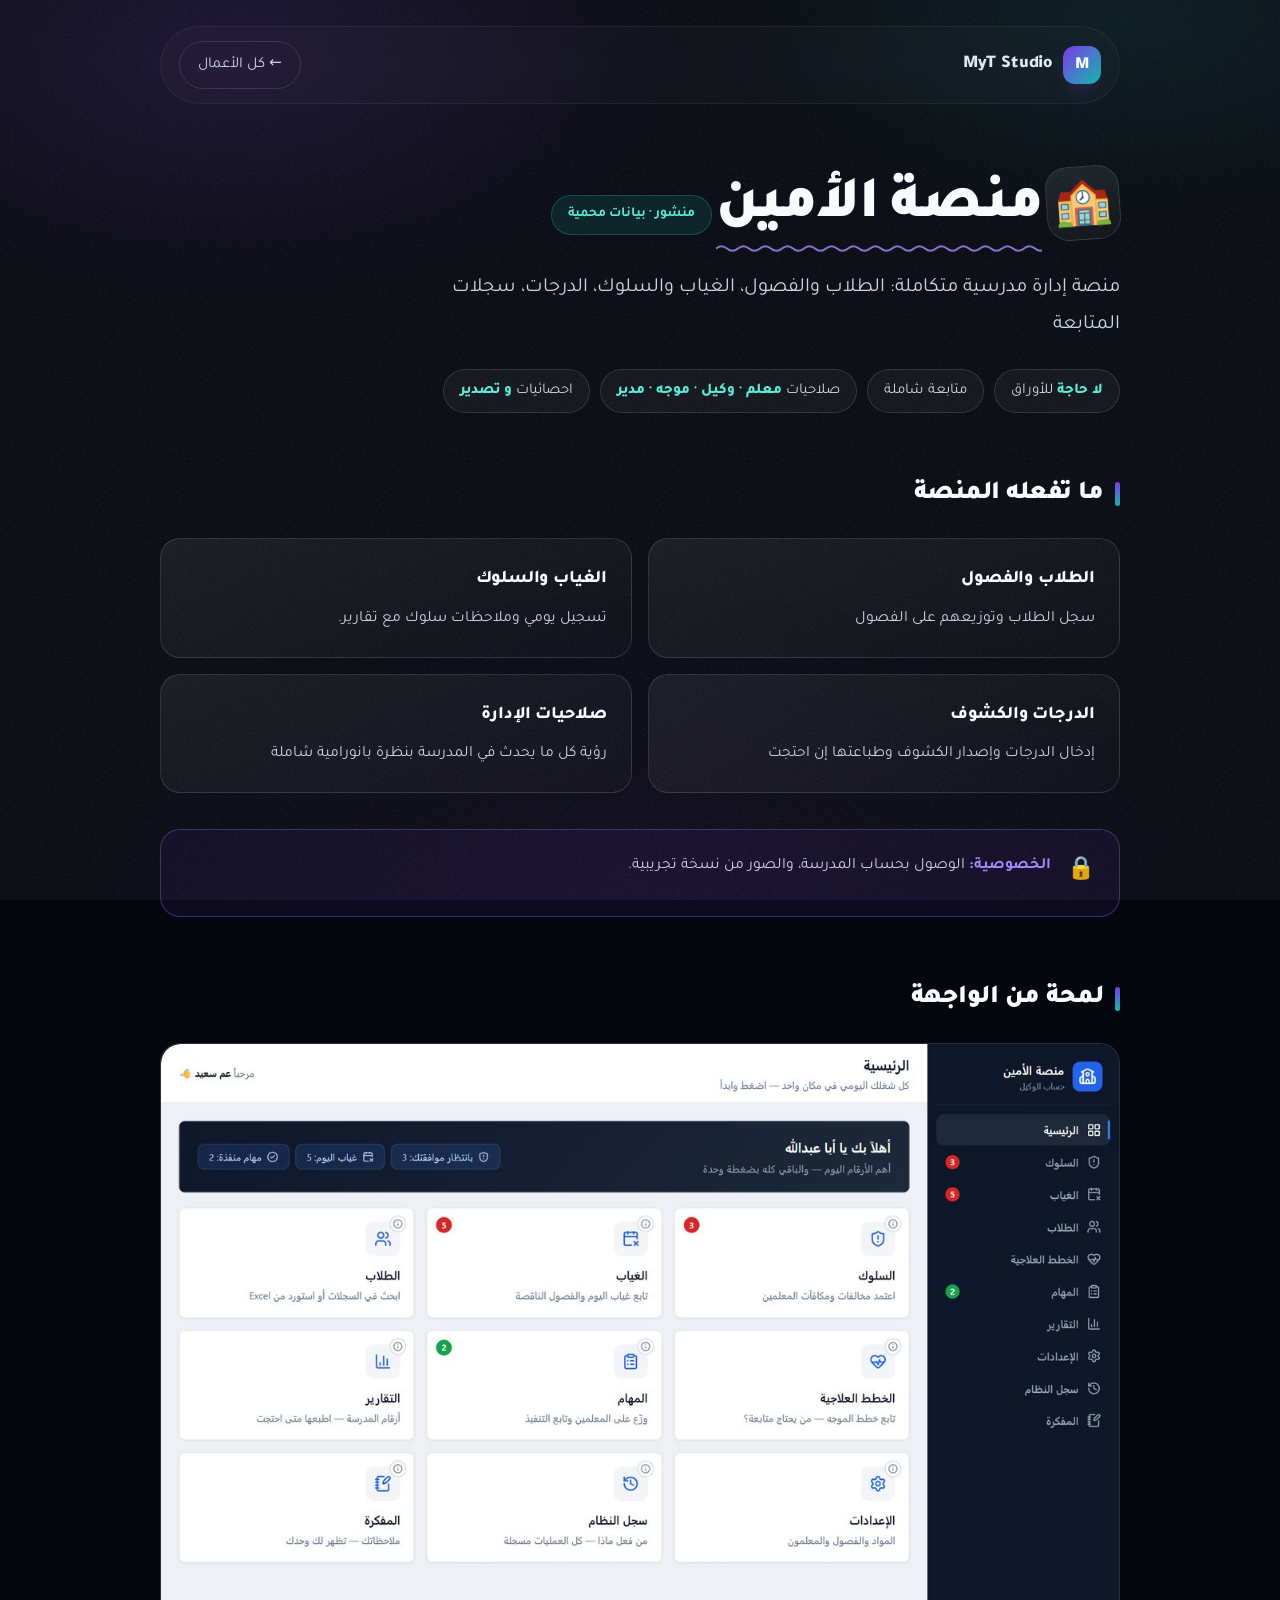
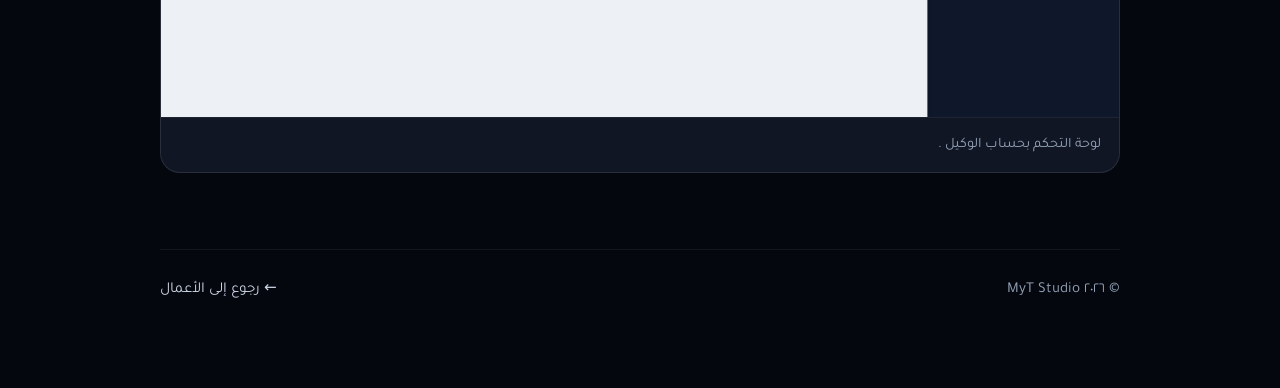
<file: alameen-portal.html>
<!DOCTYPE html>
<html lang="ar" dir="rtl">
<head>
<meta charset="UTF-8">
<meta name="viewport" content="width=device-width, initial-scale=1">
<title>منصة الأمين — MyT Studio</title>
<meta name="description" content="منصة إدارة مدرسية متكاملة: الطلاب والفصول، الغياب والسلوك، الدرجات، وبطاقات QR — ١١ فصلاً في مجمع الأمين.">
<style>
:root{--navy-950:#0A0E27;--navy-900:#0F172A;--navy-800:#141D3A;--navy-700:#1E2A4F;--purple:#7C3AED;--purple-light:#A78BFA;--teal:#14B8A6;--teal-light:#5EEAD4;--slate-200:#E2E8F0;--slate-300:#CBD5E1;--slate-400:#94A3B8;--slate-500:#64748B;--sp:16px;--r:16px}
*,*::before,*::after{box-sizing:border-box;margin:0;padding:0}
body{font-family:'Tajawal',system-ui,sans-serif;background:var(--navy-950);color:var(--slate-200);line-height:1.8;min-height:100vh;overflow-x:hidden}
body::before{content:'';position:fixed;inset:0;background:radial-gradient(ellipse at 20% 10%,rgba(124,58,237,.10),transparent 55%),radial-gradient(ellipse at 85% 0%,rgba(20,184,166,.07),transparent 50%);pointer-events:none;z-index:-1}
a{color:inherit;text-decoration:none}
.wrap{max-width:900px;margin:0 auto;padding:24px 20px 72px}
.top{display:flex;align-items:center;justify-content:space-between;gap:16px;padding-bottom:24px;border-bottom:1px solid rgba(255,255,255,.06)}
.logo{display:flex;align-items:center;gap:10px;font-weight:800;font-size:1.05rem}
.logo span{width:34px;height:34px;border-radius:10px;display:grid;place-items:center;background:linear-gradient(135deg,var(--purple),var(--teal));color:#fff;font-size:1rem}
.top a.back{font-size:.9rem;color:var(--slate-400);border:1px solid rgba(255,255,255,.08);padding:8px 14px;border-radius:100px;transition:.2s}
.top a.back:hover{color:var(--slate-200);border-color:rgba(124,58,237,.4)}
header.pg{margin:48px 0 40px}
.icon{font-size:2.2rem;display:block;margin-bottom:14px}
h1{font-size:2rem;line-height:1.35;letter-spacing:-.01em;margin-bottom:12px}
.chip{display:inline-block;font-size:.78rem;font-weight:700;padding:4px 12px;border-radius:100px;background:rgba(20,184,166,.12);border:1px solid rgba(20,184,166,.25);color:var(--teal-light)}
.chip.dev{background:rgba(124,58,237,.12);border-color:rgba(124,58,237,.28);color:var(--purple-light)}
.lead{font-size:1.1rem;color:var(--slate-300);margin-top:18px;max-width:64ch}
h2{font-size:1.15rem;margin:44px 0 18px;display:flex;align-items:center;gap:10px}
h2::before{content:'';width:4px;height:18px;border-radius:2px;background:linear-gradient(var(--purple),var(--teal))}
.grid{display:grid;gap:14px}
@media(min-width:640px){.grid{grid-template-columns:1fr 1fr}}
.card{background:rgba(20,29,58,.6);border:1px solid rgba(255,255,255,.06);border-radius:var(--r);padding:20px}
.card h3{font-size:1rem;margin-bottom:8px}
.card p{font-size:.95rem;color:var(--slate-400)}
.priv{display:flex;gap:14px;background:rgba(124,58,237,.06);border:1px solid rgba(124,58,237,.18);border-radius:var(--r);padding:20px;margin-top:36px}
.priv b{color:var(--purple-light)}
.priv p{font-size:.95rem;color:var(--slate-300)}
.shot{background:var(--navy-900)}
.shot img{display:block;width:100%;height:auto;border-radius:var(--r) var(--r) 0 0}
figcaption{font-size:.82rem;color:var(--slate-500);padding:12px 14px;border-top:1px solid rgba(255,255,255,.05)}
@media(min-width:640px){.shots{grid-template-columns:1fr 1fr}}
.shot{border:1px solid rgba(255,255,255,.08);border-radius:var(--r);overflow:hidden;background:var(--navy-900)}
.bar{height:34px;background:rgba(255,255,255,.04);display:flex;align-items:center;gap:6px;padding:0 12px;border-bottom:1px solid rgba(255,255,255,.05)}
.dot{width:8px;height:8px;border-radius:50%;background:rgba(255,255,255,.15)}
.body{padding:18px 16px;display:grid;gap:10px}
.sk{height:10px;border-radius:5px;background:linear-gradient(90deg,rgba(255,255,255,.07),rgba(255,255,255,.03));}
.sk.w70{width:70%}.sk.w45{width:45%}.sk.w90{width:90%}.sk.w55{width:55%}
.block{height:56px;border-radius:10px;border:1px dashed rgba(255,255,255,.10);background:rgba(255,255,255,.02)}
.note{font-size:.82rem;color:var(--slate-500);margin-top:12px;text-align:center}
.facts{display:flex;flex-wrap:wrap;gap:10px;margin-top:22px}
.fact{font-size:.85rem;color:var(--slate-300);background:rgba(255,255,255,.04);border:1px solid rgba(255,255,255,.06);border-radius:100px;padding:6px 14px}
.fact b{color:var(--teal-light)}
footer{margin-top:56px;padding-top:24px;border-top:1px solid rgba(255,255,255,.06);font-size:.85rem;color:var(--slate-500);display:flex;justify-content:space-between;gap:12px;flex-wrap:wrap}
footer a{color:var(--slate-400)}
</style>
<meta name="theme-color" content="#05070F">
<link rel="preconnect" href="https://fonts.googleapis.com">
<link rel="preconnect" href="https://fonts.gstatic.com" crossorigin>
<link href="https://fonts.googleapis.com/css2?family=Tajawal:wght@300;400;500;700;800;900&display=swap" rel="stylesheet">
<link rel="stylesheet" href="page.css">
</head>
<body>
<div class="wrap">
  <div class="top">
    <a class="logo" href="index.html"><span>M</span> MyT Studio</a>
    <a class="back" href="index.html">← كل الأعمال</a>
  </div>

  <header class="pg">
    <span class="icon">🏫</span>
    <h1>منصة الأمين</h1>
    <span class="chip">منشور · بيانات محمية</span>
    <p class="lead">منصة إدارة مدرسية متكاملة: الطلاب والفصول، الغياب والسلوك، الدرجات، سجلات المتابعة</p>
    <div class="facts"><span class='fact'><b>لا حاجة</b> للأوراق</span><span class='fact'>متابعة شاملة</span><span class='fact'>صلاحيات <b>معلم · وكيل · موجه · مدير</b></span><span class='fact'>احصائيات <b>و تصدير</b></span></div>
  </header>

  <h2>ما تفعله المنصة</h2>
  <div class="grid"><div class="card"><h3>الطلاب والفصول</h3><p>سجل الطلاب وتوزيعهم على الفصول</p></div><div class="card"><h3>الغياب والسلوك</h3><p>تسجيل يومي وملاحظات سلوك مع تقارير.</p></div><div class="card"><h3>الدرجات والكشوف</h3><p>إدخال الدرجات وإصدار الكشوف وطباعتها إن احتجت</p></div><div class="card"><h3>صلاحيات الإدارة</h3><p>رؤية كل ما يحدث في المدرسة بنظرة بانورامية شاملة</p></div></div>

  <div class="priv">
    <span style="font-size:1.4rem">🔒</span>
    <p><b>الخصوصية:</b> الوصول بحساب المدرسة، والصور من نسخة تجريبية.</p>
  </div>

  <h2>لمحة من الواجهة</h2>
    <figure class="shot"><img src="shots/portal.jpg" width="1200" height="843" loading="lazy" alt="لوحة التحكم بحساب الوكيل — بيانات تجريبية، بلا أسماء أو أرقام حقيقية."><figcaption>لوحة التحكم بحساب الوكيل .</figcaption></figure>

  <footer>
    <span>© ٢٠٢٦ MyT Studio</span>
    <a href="index.html">← رجوع إلى الأعمال</a>
  </footer>
</div>
<script src="page.js" defer></script>
</body>
</html>
</file>
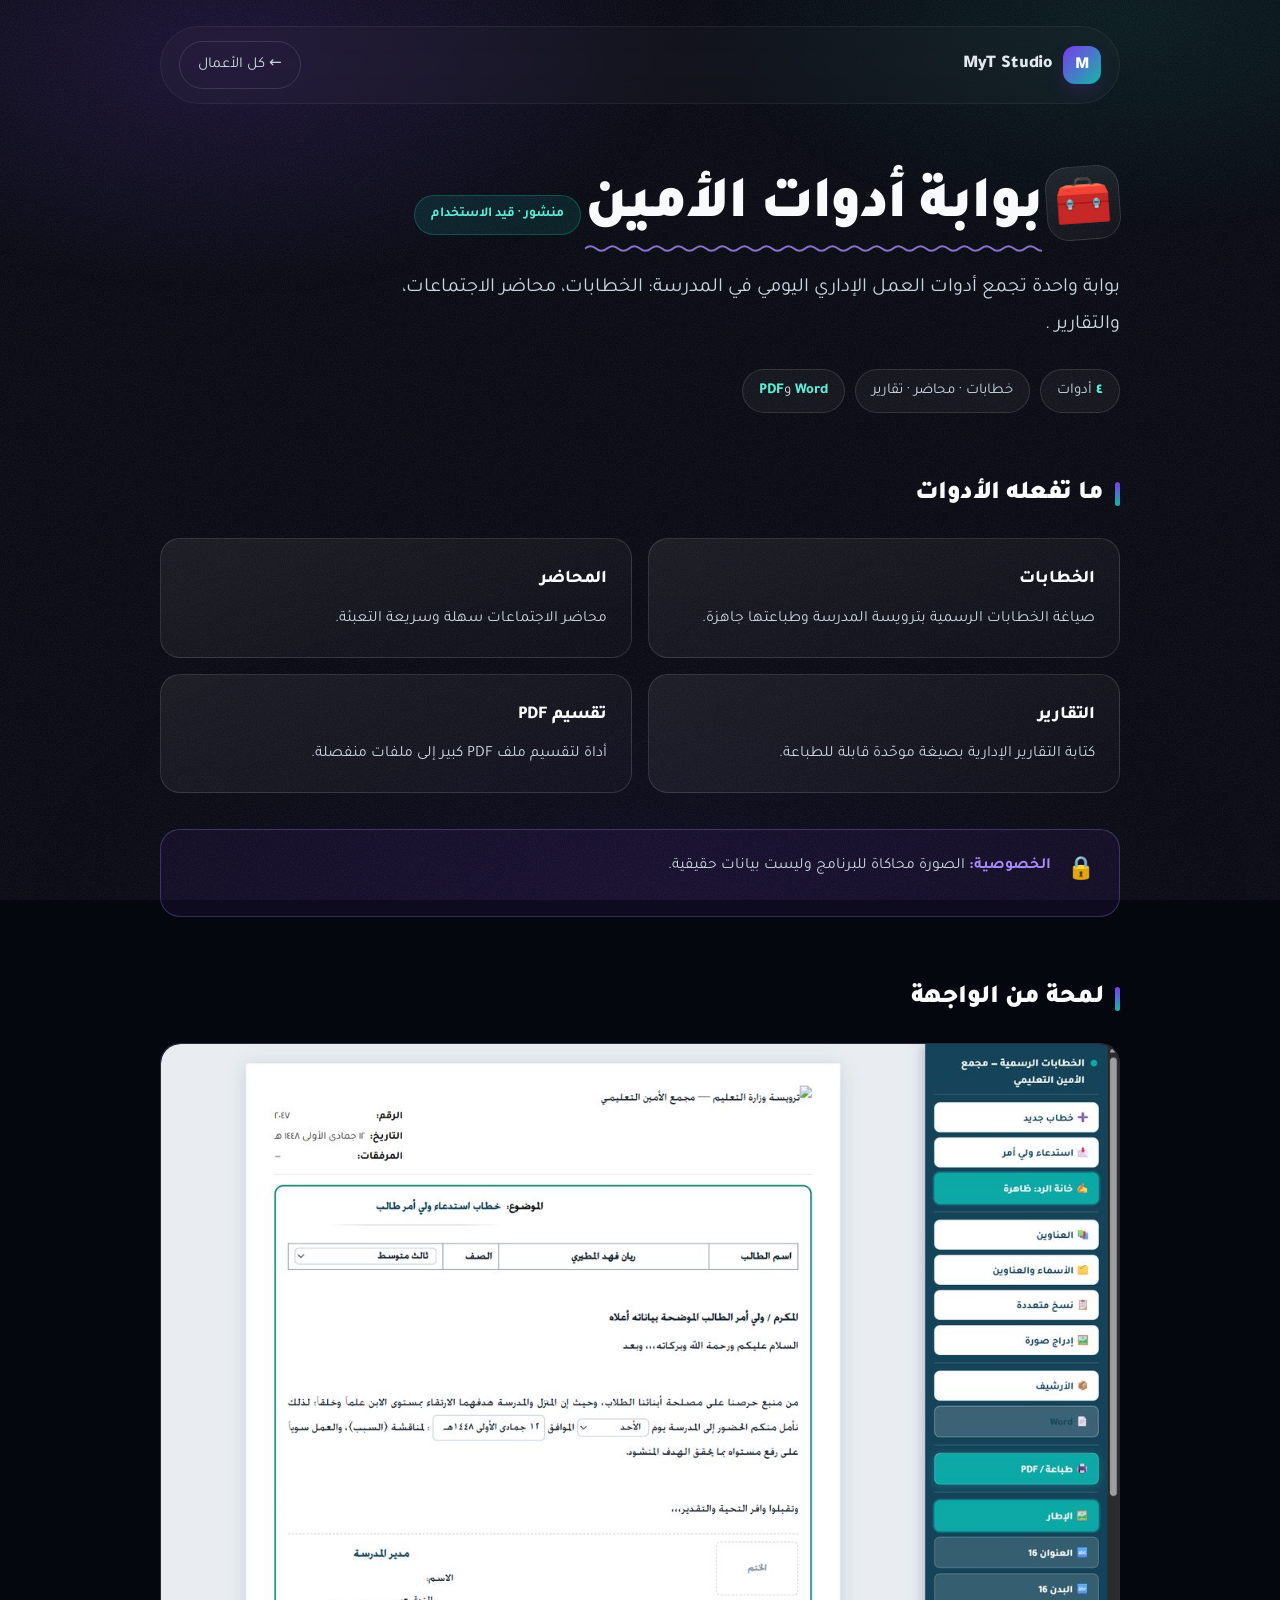
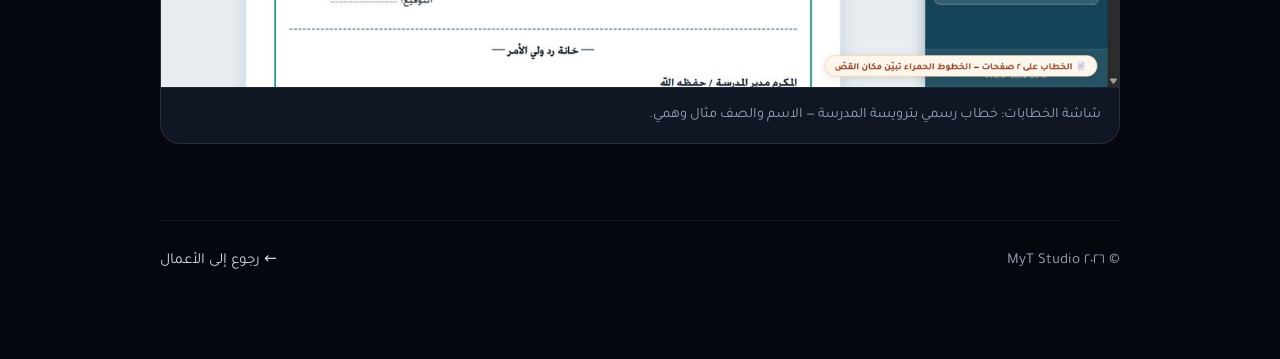
<file: alameen-tools.html>
<!DOCTYPE html>
<html lang="ar" dir="rtl">
<head>
<meta charset="UTF-8">
<meta name="viewport" content="width=device-width, initial-scale=1">
<title>بوابة أدوات الأمين — MyT Studio</title>
<meta name="description" content="بوابة واحدة تجمع أدوات العمل الإداري اليومي في مدرسة مجمع الأمين: الخطابات، محاضر الاجتماعات، والتقارير — تُستخدم فعلياً في المدرسة.">
<style>
:root{--navy-950:#0A0E27;--navy-900:#0F172A;--navy-800:#141D3A;--navy-700:#1E2A4F;--purple:#7C3AED;--purple-light:#A78BFA;--teal:#14B8A6;--teal-light:#5EEAD4;--slate-200:#E2E8F0;--slate-300:#CBD5E1;--slate-400:#94A3B8;--slate-500:#64748B;--sp:16px;--r:16px}
*,*::before,*::after{box-sizing:border-box;margin:0;padding:0}
body{font-family:'Tajawal',system-ui,sans-serif;background:var(--navy-950);color:var(--slate-200);line-height:1.8;min-height:100vh;overflow-x:hidden}
body::before{content:'';position:fixed;inset:0;background:radial-gradient(ellipse at 20% 10%,rgba(124,58,237,.10),transparent 55%),radial-gradient(ellipse at 85% 0%,rgba(20,184,166,.07),transparent 50%);pointer-events:none;z-index:-1}
a{color:inherit;text-decoration:none}
.wrap{max-width:900px;margin:0 auto;padding:24px 20px 72px}
.top{display:flex;align-items:center;justify-content:space-between;gap:16px;padding-bottom:24px;border-bottom:1px solid rgba(255,255,255,.06)}
.logo{display:flex;align-items:center;gap:10px;font-weight:800;font-size:1.05rem}
.logo span{width:34px;height:34px;border-radius:10px;display:grid;place-items:center;background:linear-gradient(135deg,var(--purple),var(--teal));color:#fff;font-size:1rem}
.top a.back{font-size:.9rem;color:var(--slate-400);border:1px solid rgba(255,255,255,.08);padding:8px 14px;border-radius:100px;transition:.2s}
.top a.back:hover{color:var(--slate-200);border-color:rgba(124,58,237,.4)}
header.pg{margin:48px 0 40px}
.icon{font-size:2.2rem;display:block;margin-bottom:14px}
h1{font-size:2rem;line-height:1.35;letter-spacing:-.01em;margin-bottom:12px}
.chip{display:inline-block;font-size:.78rem;font-weight:700;padding:4px 12px;border-radius:100px;background:rgba(20,184,166,.12);border:1px solid rgba(20,184,166,.25);color:var(--teal-light)}
.chip.dev{background:rgba(124,58,237,.12);border-color:rgba(124,58,237,.28);color:var(--purple-light)}
.lead{font-size:1.1rem;color:var(--slate-300);margin-top:18px;max-width:64ch}
h2{font-size:1.15rem;margin:44px 0 18px;display:flex;align-items:center;gap:10px}
h2::before{content:'';width:4px;height:18px;border-radius:2px;background:linear-gradient(var(--purple),var(--teal))}
.grid{display:grid;gap:14px}
@media(min-width:640px){.grid{grid-template-columns:1fr 1fr}}
.card{background:rgba(20,29,58,.6);border:1px solid rgba(255,255,255,.06);border-radius:var(--r);padding:20px}
.card h3{font-size:1rem;margin-bottom:8px}
.card p{font-size:.95rem;color:var(--slate-400)}
.priv{display:flex;gap:14px;background:rgba(124,58,237,.06);border:1px solid rgba(124,58,237,.18);border-radius:var(--r);padding:20px;margin-top:36px}
.priv b{color:var(--purple-light)}
.priv p{font-size:.95rem;color:var(--slate-300)}
.shot{background:var(--navy-900)}
.shot img{display:block;width:100%;height:auto;border-radius:var(--r) var(--r) 0 0}
figcaption{font-size:.82rem;color:var(--slate-500);padding:12px 14px;border-top:1px solid rgba(255,255,255,.05)}
@media(min-width:640px){.shots{grid-template-columns:1fr 1fr}}
.shot{border:1px solid rgba(255,255,255,.08);border-radius:var(--r);overflow:hidden;background:var(--navy-900)}
.bar{height:34px;background:rgba(255,255,255,.04);display:flex;align-items:center;gap:6px;padding:0 12px;border-bottom:1px solid rgba(255,255,255,.05)}
.dot{width:8px;height:8px;border-radius:50%;background:rgba(255,255,255,.15)}
.body{padding:18px 16px;display:grid;gap:10px}
.sk{height:10px;border-radius:5px;background:linear-gradient(90deg,rgba(255,255,255,.07),rgba(255,255,255,.03));}
.sk.w70{width:70%}.sk.w45{width:45%}.sk.w90{width:90%}.sk.w55{width:55%}
.block{height:56px;border-radius:10px;border:1px dashed rgba(255,255,255,.10);background:rgba(255,255,255,.02)}
.note{font-size:.82rem;color:var(--slate-500);margin-top:12px;text-align:center}
.facts{display:flex;flex-wrap:wrap;gap:10px;margin-top:22px}
.fact{font-size:.85rem;color:var(--slate-300);background:rgba(255,255,255,.04);border:1px solid rgba(255,255,255,.06);border-radius:100px;padding:6px 14px}
.fact b{color:var(--teal-light)}
footer{margin-top:56px;padding-top:24px;border-top:1px solid rgba(255,255,255,.06);font-size:.85rem;color:var(--slate-500);display:flex;justify-content:space-between;gap:12px;flex-wrap:wrap}
footer a{color:var(--slate-400)}
</style>
<meta name="theme-color" content="#05070F">
<link rel="preconnect" href="https://fonts.googleapis.com">
<link rel="preconnect" href="https://fonts.gstatic.com" crossorigin>
<link href="https://fonts.googleapis.com/css2?family=Tajawal:wght@300;400;500;700;800;900&display=swap" rel="stylesheet">
<link rel="stylesheet" href="page.css">
</head>
<body>
<div class="wrap">
  <div class="top">
    <a class="logo" href="index.html"><span>M</span> MyT Studio</a>
    <a class="back" href="index.html">← كل الأعمال</a>
  </div>

  <header class="pg">
    <span class="icon">🧰</span>
    <h1>بوابة أدوات الأمين</h1>
    <span class="chip">منشور · قيد الاستخدام</span>
    <p class="lead">بوابة واحدة تجمع أدوات العمل الإداري اليومي في المدرسة: الخطابات، محاضر الاجتماعات، والتقارير .</p>
    <div class="facts"><span class='fact'><b>٤</b> أدوات</span><span class='fact'>خطابات · محاضر · تقارير</span><span class='fact'><b>Word</b> و<b>PDF</b></span></div>
  </header>

  <h2>ما تفعله الأدوات</h2>
  <div class="grid"><div class="card"><h3>الخطابات</h3><p>صياغة الخطابات الرسمية بترويسة المدرسة وطباعتها جاهزة.</p></div><div class="card"><h3>المحاضر</h3><p>محاضر الاجتماعات سهلة وسريعة التعبئة.</p></div><div class="card"><h3>التقارير</h3><p>كتابة التقارير الإدارية بصيغة موحّدة قابلة للطباعة.</p></div><div class="card"><h3>تقسيم PDF</h3><p>أداة لتقسيم ملف PDF كبير إلى ملفات منفصلة.</p></div></div>

  <div class="priv">
    <span style="font-size:1.4rem">🔒</span>
    <p><b>الخصوصية:</b> الصورة محاكاة للبرنامج وليست بيانات حقيقية.</p>
  </div>

  <h2>لمحة من الواجهة</h2>
    <figure class="shot"><img src="shots/tools.jpg" width="1200" height="806" loading="lazy" alt="شاشة الخطابات: خطاب رسمي بترويسة المدرسة — الاسم والصف مثال وهمي."><figcaption>شاشة الخطابات: خطاب رسمي بترويسة المدرسة — الاسم والصف مثال وهمي.</figcaption></figure>

  <footer>
    <span>© ٢٠٢٦ MyT Studio</span>
    <a href="index.html">← رجوع إلى الأعمال</a>
  </footer>
</div>
<script src="page.js" defer></script>
</body>
</html>
</file>
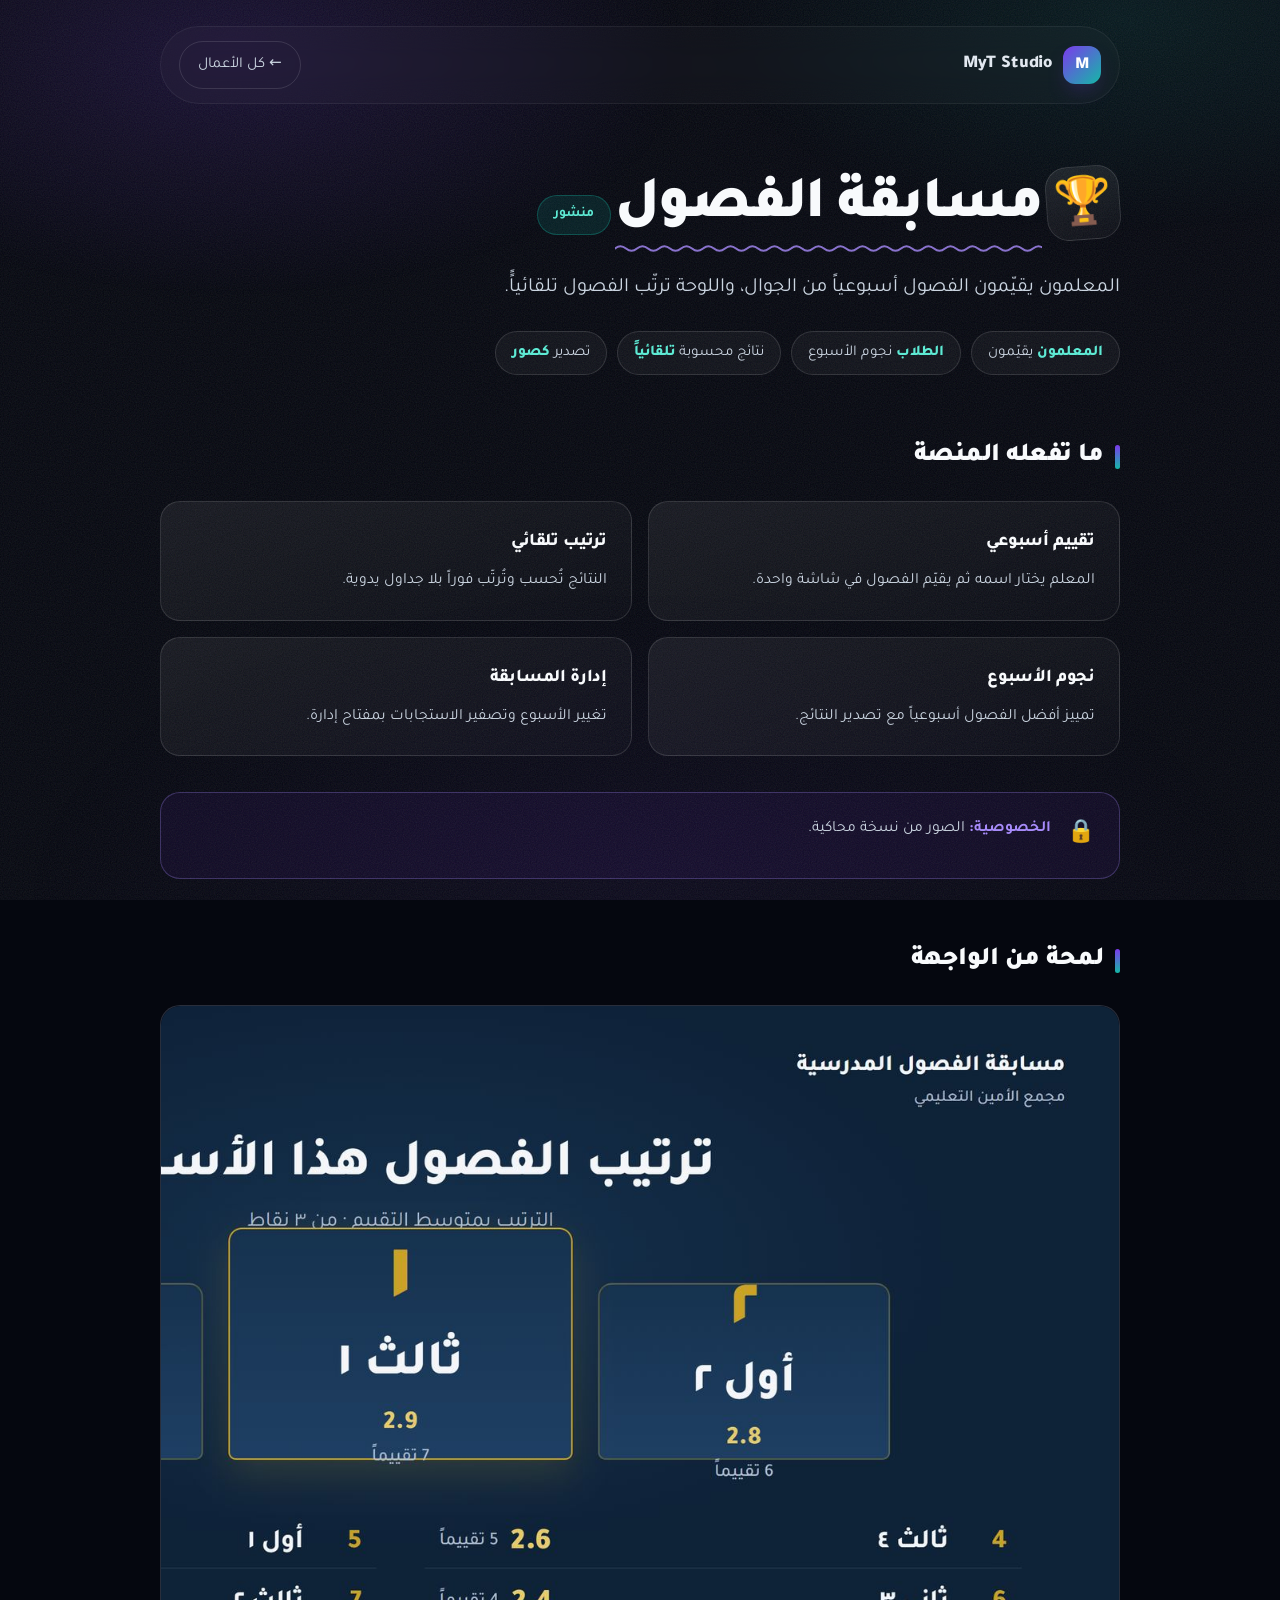
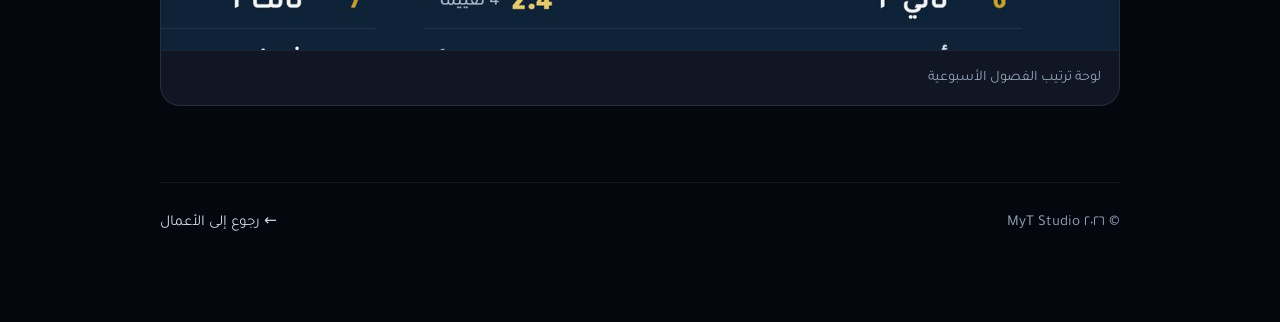
<file: class-competition.html>
<!DOCTYPE html>
<html lang="ar" dir="rtl">
<head>
<meta charset="UTF-8">
<meta name="viewport" content="width=device-width, initial-scale=1">
<title>مسابقة الفصول — MyT Studio</title>
<meta name="description" content="المعلمون يقيّمون الفصول أسبوعياً من الجوال، واللوحة ترتّب الفصول تلقائياًً — ١٩ معلماً و١١ فصلاً في مجمع الأمين.">
<style>
:root{--navy-950:#0A0E27;--navy-900:#0F172A;--navy-800:#141D3A;--navy-700:#1E2A4F;--purple:#7C3AED;--purple-light:#A78BFA;--teal:#14B8A6;--teal-light:#5EEAD4;--slate-200:#E2E8F0;--slate-300:#CBD5E1;--slate-400:#94A3B8;--slate-500:#64748B;--sp:16px;--r:16px}
*,*::before,*::after{box-sizing:border-box;margin:0;padding:0}
body{font-family:'Tajawal',system-ui,sans-serif;background:var(--navy-950);color:var(--slate-200);line-height:1.8;min-height:100vh;overflow-x:hidden}
body::before{content:'';position:fixed;inset:0;background:radial-gradient(ellipse at 20% 10%,rgba(124,58,237,.10),transparent 55%),radial-gradient(ellipse at 85% 0%,rgba(20,184,166,.07),transparent 50%);pointer-events:none;z-index:-1}
a{color:inherit;text-decoration:none}
.wrap{max-width:900px;margin:0 auto;padding:24px 20px 72px}
.top{display:flex;align-items:center;justify-content:space-between;gap:16px;padding-bottom:24px;border-bottom:1px solid rgba(255,255,255,.06)}
.logo{display:flex;align-items:center;gap:10px;font-weight:800;font-size:1.05rem}
.logo span{width:34px;height:34px;border-radius:10px;display:grid;place-items:center;background:linear-gradient(135deg,var(--purple),var(--teal));color:#fff;font-size:1rem}
.top a.back{font-size:.9rem;color:var(--slate-400);border:1px solid rgba(255,255,255,.08);padding:8px 14px;border-radius:100px;transition:.2s}
.top a.back:hover{color:var(--slate-200);border-color:rgba(124,58,237,.4)}
header.pg{margin:48px 0 40px}
.icon{font-size:2.2rem;display:block;margin-bottom:14px}
h1{font-size:2rem;line-height:1.35;letter-spacing:-.01em;margin-bottom:12px}
.chip{display:inline-block;font-size:.78rem;font-weight:700;padding:4px 12px;border-radius:100px;background:rgba(20,184,166,.12);border:1px solid rgba(20,184,166,.25);color:var(--teal-light)}
.chip.dev{background:rgba(124,58,237,.12);border-color:rgba(124,58,237,.28);color:var(--purple-light)}
.lead{font-size:1.1rem;color:var(--slate-300);margin-top:18px;max-width:64ch}
h2{font-size:1.15rem;margin:44px 0 18px;display:flex;align-items:center;gap:10px}
h2::before{content:'';width:4px;height:18px;border-radius:2px;background:linear-gradient(var(--purple),var(--teal))}
.grid{display:grid;gap:14px}
@media(min-width:640px){.grid{grid-template-columns:1fr 1fr}}
.card{background:rgba(20,29,58,.6);border:1px solid rgba(255,255,255,.06);border-radius:var(--r);padding:20px}
.card h3{font-size:1rem;margin-bottom:8px}
.card p{font-size:.95rem;color:var(--slate-400)}
.priv{display:flex;gap:14px;background:rgba(124,58,237,.06);border:1px solid rgba(124,58,237,.18);border-radius:var(--r);padding:20px;margin-top:36px}
.priv b{color:var(--purple-light)}
.priv p{font-size:.95rem;color:var(--slate-300)}
.shot{background:var(--navy-900)}
.shot img{display:block;width:100%;height:auto;border-radius:var(--r) var(--r) 0 0}
figcaption{font-size:.82rem;color:var(--slate-500);padding:12px 14px;border-top:1px solid rgba(255,255,255,.05)}
@media(min-width:640px){.shots{grid-template-columns:1fr 1fr}}
.shot{border:1px solid rgba(255,255,255,.08);border-radius:var(--r);overflow:hidden;background:var(--navy-900)}
.bar{height:34px;background:rgba(255,255,255,.04);display:flex;align-items:center;gap:6px;padding:0 12px;border-bottom:1px solid rgba(255,255,255,.05)}
.dot{width:8px;height:8px;border-radius:50%;background:rgba(255,255,255,.15)}
.body{padding:18px 16px;display:grid;gap:10px}
.sk{height:10px;border-radius:5px;background:linear-gradient(90deg,rgba(255,255,255,.07),rgba(255,255,255,.03));}
.sk.w70{width:70%}.sk.w45{width:45%}.sk.w90{width:90%}.sk.w55{width:55%}
.block{height:56px;border-radius:10px;border:1px dashed rgba(255,255,255,.10);background:rgba(255,255,255,.02)}
.note{font-size:.82rem;color:var(--slate-500);margin-top:12px;text-align:center}
.facts{display:flex;flex-wrap:wrap;gap:10px;margin-top:22px}
.fact{font-size:.85rem;color:var(--slate-300);background:rgba(255,255,255,.04);border:1px solid rgba(255,255,255,.06);border-radius:100px;padding:6px 14px}
.fact b{color:var(--teal-light)}
footer{margin-top:56px;padding-top:24px;border-top:1px solid rgba(255,255,255,.06);font-size:.85rem;color:var(--slate-500);display:flex;justify-content:space-between;gap:12px;flex-wrap:wrap}
footer a{color:var(--slate-400)}
</style>
<meta name="theme-color" content="#05070F">
<link rel="preconnect" href="https://fonts.googleapis.com">
<link rel="preconnect" href="https://fonts.gstatic.com" crossorigin>
<link href="https://fonts.googleapis.com/css2?family=Tajawal:wght@300;400;500;700;800;900&display=swap" rel="stylesheet">
<link rel="stylesheet" href="page.css">
</head>
<body>
<div class="wrap">
  <div class="top">
    <a class="logo" href="index.html"><span>M</span> MyT Studio</a>
    <a class="back" href="index.html">← كل الأعمال</a>
  </div>

  <header class="pg">
    <span class="icon">🏆</span>
    <h1>مسابقة الفصول</h1>
    <span class="chip">منشور</span>
    <p class="lead">المعلمون يقيّمون الفصول أسبوعياً من الجوال، واللوحة ترتّب الفصول تلقائياًً.</p>
    <div class="facts"><span class='fact'><b>المعلمون</b> يقيّمون</span><span class='fact'><b>الطلاب</b> نجوم الأسبوع</span><span class='fact'>نتائج محسوبة <b>تلقائياً</b></span><span class='fact'>تصدير <b>كصور</b></span></div>
  </header>

  <h2>ما تفعله المنصة</h2>
  <div class="grid"><div class="card"><h3>تقييم أسبوعي</h3><p>المعلم يختار اسمه ثم يقيّم الفصول في شاشة واحدة.</p></div><div class="card"><h3>ترتيب تلقائي</h3><p>النتائج تُحسب وتُرتّب فوراً بلا جداول يدوية.</p></div><div class="card"><h3>نجوم الأسبوع</h3><p>تمييز أفضل الفصول أسبوعياً مع تصدير النتائج.</p></div><div class="card"><h3>إدارة المسابقة</h3><p>تغيير الأسبوع وتصفير الاستجابات بمفتاح إدارة.</p></div></div>

  <div class="priv">
    <span style="font-size:1.4rem">🔒</span>
    <p><b>الخصوصية:</b> الصور من نسخة محاكية.</p>
  </div>

  <h2>لمحة من الواجهة</h2>
    <figure class="shot"><img src="shots/msabqa.jpg" width="1200" height="806" loading="lazy" alt="لوحة ترتيب الفصول الأسبوعية — أسماء الفصول فقط، بلا أسماء معلمين."><figcaption>لوحة ترتيب الفصول الأسبوعية</figcaption></figure>

  <footer>
    <span>© ٢٠٢٦ MyT Studio</span>
    <a href="index.html">← رجوع إلى الأعمال</a>
  </footer>
</div>
<script src="page.js" defer></script>
</body>
</html>
</file>
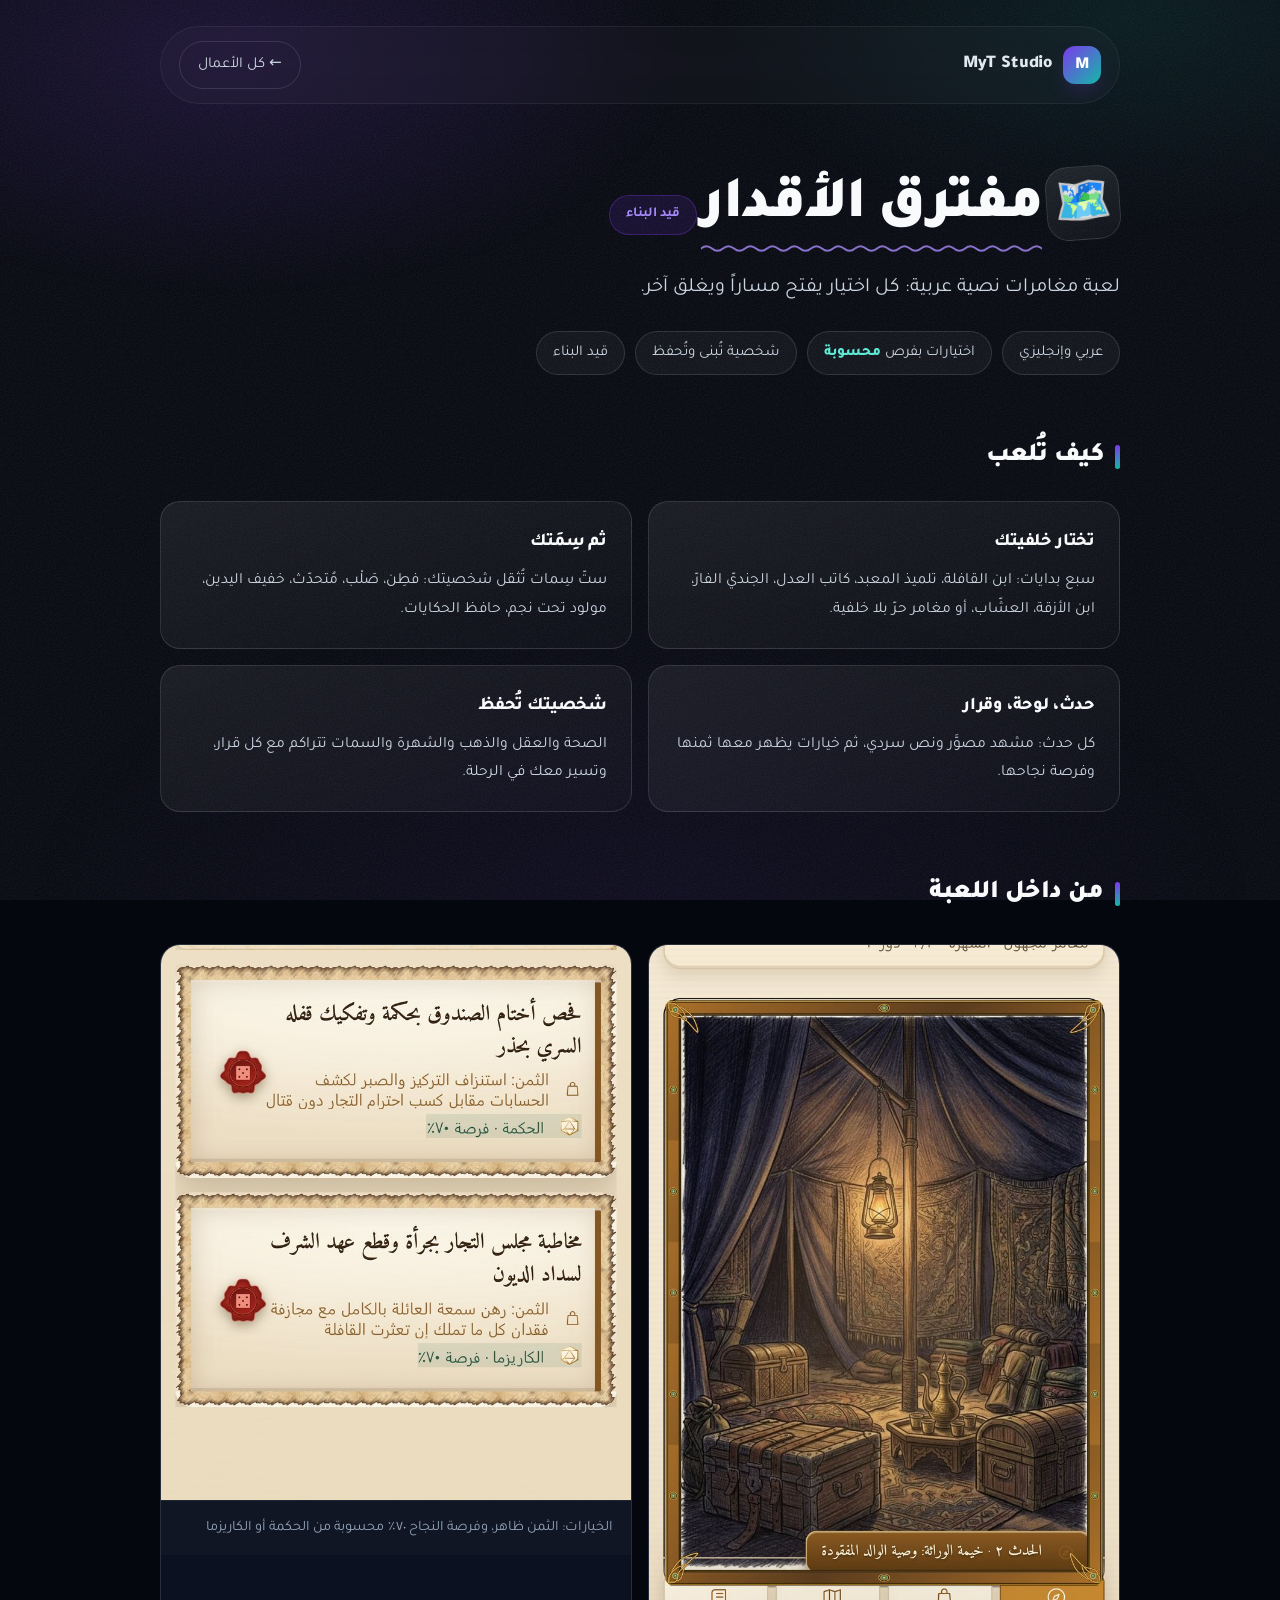
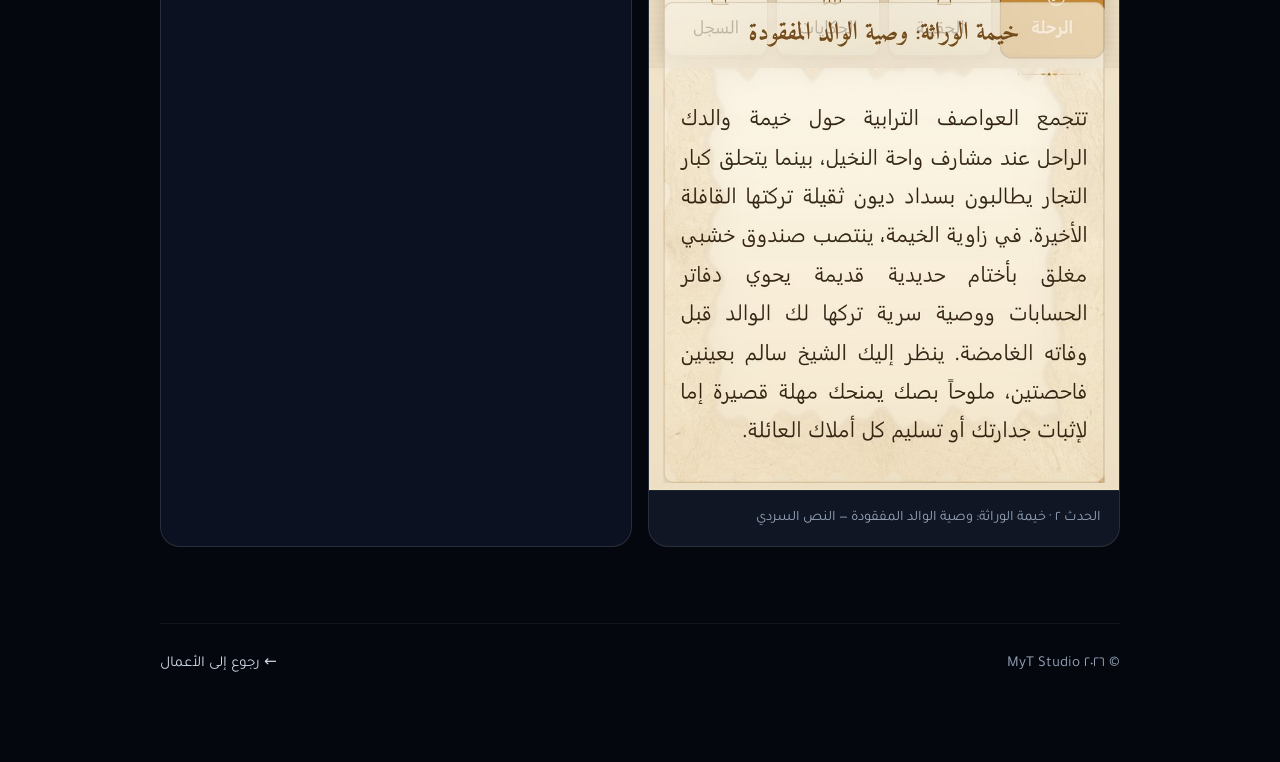
<file: lia-adventure.html>
<!DOCTYPE html>
<html lang="ar" dir="rtl">
<head>
<meta charset="UTF-8">
<meta name="viewport" content="width=device-width, initial-scale=1">
<title>مفترق الأقدار — MyT Studio</title>
<meta name="description" content="لعبة مغامرات نصية عربية: كل اختيار يفتح مساراً ويغلق آخر — خلفيات، سمات، وأحداث تُحسب فرصها من شخصيتك.">
<style>
:root{--navy-950:#0A0E27;--navy-900:#0F172A;--navy-800:#141D3A;--navy-700:#1E2A4F;--purple:#7C3AED;--purple-light:#A78BFA;--teal:#14B8A6;--teal-light:#5EEAD4;--slate-200:#E2E8F0;--slate-300:#CBD5E1;--slate-400:#94A3B8;--slate-500:#64748B;--sp:16px;--r:16px}
*,*::before,*::after{box-sizing:border-box;margin:0;padding:0}
body{font-family:'Tajawal',system-ui,sans-serif;background:var(--navy-950);color:var(--slate-200);line-height:1.8;min-height:100vh;overflow-x:hidden}
body::before{content:'';position:fixed;inset:0;background:radial-gradient(ellipse at 20% 10%,rgba(124,58,237,.10),transparent 55%),radial-gradient(ellipse at 85% 0%,rgba(20,184,166,.07),transparent 50%);pointer-events:none;z-index:-1}
a{color:inherit;text-decoration:none}
.wrap{max-width:900px;margin:0 auto;padding:24px 20px 72px}
.top{display:flex;align-items:center;justify-content:space-between;gap:16px;padding-bottom:24px;border-bottom:1px solid rgba(255,255,255,.06)}
.logo{display:flex;align-items:center;gap:10px;font-weight:800;font-size:1.05rem}
.logo span{width:34px;height:34px;border-radius:10px;display:grid;place-items:center;background:linear-gradient(135deg,var(--purple),var(--teal));color:#fff;font-size:1rem}
.top a.back{font-size:.9rem;color:var(--slate-400);border:1px solid rgba(255,255,255,.08);padding:8px 14px;border-radius:100px;transition:.2s}
.top a.back:hover{color:var(--slate-200);border-color:rgba(124,58,237,.4)}
header.pg{margin:48px 0 40px}
.icon{font-size:2.2rem;display:block;margin-bottom:14px}
h1{font-size:2rem;line-height:1.35;letter-spacing:-.01em;margin-bottom:12px}
.chip{display:inline-block;font-size:.78rem;font-weight:700;padding:4px 12px;border-radius:100px;background:rgba(20,184,166,.12);border:1px solid rgba(20,184,166,.25);color:var(--teal-light)}
.chip.dev{background:rgba(124,58,237,.12);border-color:rgba(124,58,237,.28);color:var(--purple-light)}
.lead{font-size:1.1rem;color:var(--slate-300);margin-top:18px;max-width:64ch}
h2{font-size:1.15rem;margin:44px 0 18px;display:flex;align-items:center;gap:10px}
h2::before{content:'';width:4px;height:18px;border-radius:2px;background:linear-gradient(var(--purple),var(--teal))}
.grid{display:grid;gap:14px}
@media(min-width:640px){.grid{grid-template-columns:1fr 1fr}}
.card{background:rgba(20,29,58,.6);border:1px solid rgba(255,255,255,.06);border-radius:var(--r);padding:20px}
.card h3{font-size:1rem;margin-bottom:8px}
.card p{font-size:.95rem;color:var(--slate-400)}
.shot{border:1px solid rgba(255,255,255,.08);border-radius:var(--r);overflow:hidden;background:var(--navy-900)}
.shot img{display:block;width:100%;height:auto}
figcaption{font-size:.82rem;color:var(--slate-500);padding:12px 14px;border-top:1px solid rgba(255,255,255,.05)}
.shots2{display:grid;gap:16px}
@media(min-width:640px){.shots2{grid-template-columns:1fr 1fr}}
.facts{display:flex;flex-wrap:wrap;gap:10px;margin-top:22px}
.fact{font-size:.85rem;color:var(--slate-300);background:rgba(255,255,255,.04);border:1px solid rgba(255,255,255,.06);border-radius:100px;padding:6px 14px}
.fact b{color:var(--teal-light)}
footer{margin-top:56px;padding-top:24px;border-top:1px solid rgba(255,255,255,.06);font-size:.85rem;color:var(--slate-500);display:flex;justify-content:space-between;gap:12px;flex-wrap:wrap}
footer a{color:var(--slate-400)}
</style>
<meta name="theme-color" content="#05070F">
<link rel="preconnect" href="https://fonts.googleapis.com">
<link rel="preconnect" href="https://fonts.gstatic.com" crossorigin>
<link href="https://fonts.googleapis.com/css2?family=Tajawal:wght@300;400;500;700;800;900&display=swap" rel="stylesheet">
<link rel="stylesheet" href="page.css">
</head>
<body>
<div class="wrap">
  <div class="top">
    <a class="logo" href="index.html"><span>M</span> MyT Studio</a>
    <a class="back" href="index.html">← كل الأعمال</a>
  </div>

  <header class="pg">
    <span class="icon">🗺️</span>
    <h1>مفترق الأقدار</h1>
    <span class="chip dev">قيد البناء</span>
    <p class="lead">لعبة مغامرات نصية عربية: كل اختيار يفتح مساراً ويغلق آخر.</p>
    <div class="facts"><span class="fact">عربي وإنجليزي</span><span class="fact">اختيارات بفرص <b>محسوبة</b></span><span class="fact">شخصية تُبنى وتُحفظ</span><span class="fact">قيد البناء</span></div>
  </header>

  <h2>كيف تُلعب</h2>
  <div class="grid">
    <div class="card"><h3>تختار خلفيتك</h3><p>سبع بدايات: ابن القافلة، تلميذ المعبد، كاتب العدل، الجنديّ الفارّ، ابن الأزقة، العشّاب، أو مغامر حرّ بلا خلفية.</p></div>
    <div class="card"><h3>ثم سِمَتك</h3><p>ستّ سِمات تُثقل شخصيتك: فطِن، صَلْب، مُتحدّث، خفيف اليدين، مولود تحت نجم، حافظ الحكايات.</p></div>
    <div class="card"><h3>حدث، لوحة، وقرار</h3><p>كل حدث: مشهد مصوَّر ونص سردي، ثم خيارات يظهر معها ثمنها وفرصة نجاحها.</p></div>
    <div class="card"><h3>شخصيتك تُحفظ</h3><p>الصحة والعقل والذهب والشهرة والسمات تتراكم مع كل قرار، وتسير معك في الرحلة.</p></div>
  </div>

  <h2>من داخل اللعبة</h2>
  <div class="shots2">
    <figure class="shot"><img src="shots/lia-play-narr.jpg" width="780" height="1900" loading="lazy" alt="شاشة اللعبة: مشهد خيمة الوراثة مع النص السردي وسمات الشخصية أعلى الشاشة."><figcaption>الحدث ٢ · خيمة الوراثة: وصية الوالد المفقودة — النص السردي</figcaption></figure>
    <figure class="shot"><img src="shots/lia-play-choices.jpg" width="780" height="920" loading="lazy" alt="شاشة اللعبة: خياران مع الثمن وفرصة النجاح ٧٠٪ لكل منهما."><figcaption>الخيارات: الثمن ظاهر، وفرصة النجاح ٧٠٪ محسوبة من الحكمة أو الكاريزما</figcaption></figure>
  </div>

  <footer>
    <span>© ٢٠٢٦ MyT Studio</span>
    <a href="index.html">← رجوع إلى الأعمال</a>
  </footer>
</div>
<script src="page.js" defer></script>
</body>
</html>
</file>
<file: page.css>
/* ===== MyT Studio — ستايل الصفحات الداخلية (مشترك) ===== */
:root{
  --ink-0:#05070F; --ink-1:#0A0E27; --ink-2:#0F172A;
  --navy-950:#05070F; --navy-900:#0B1120; --navy-800:#111a30; --navy-700:#1E2A4F;
  --purple:#7C3AED; --purple-light:#A78BFA; --teal:#14B8A6; --teal-light:#5EEAD4;
  --slate-200:#E2E8F0; --slate-300:#CBD5E1; --slate-400:#94A3B8; --slate-500:#8A9AB0;
  --white:#F8FAFC;
  --hair:rgba(255,255,255,.06); --hair-strong:rgba(255,255,255,.12);
  --r:20px; --sp:16px;
  --text-sm:.98rem; --text-base:1.08rem;
  --ease-out-expo:cubic-bezier(.16,1,.3,1);
  --font-display:'Tajawal',system-ui,sans-serif;
}
*,*::before,*::after{box-sizing:border-box;margin:0;padding:0}
html{scroll-behavior:smooth;scroll-padding-top:90px}
body{
  font-family:'Tajawal',system-ui,-apple-system,sans-serif;
  background:var(--ink-0); color:var(--slate-200);
  line-height:1.85; min-height:100vh; overflow-x:hidden;
  font-size:var(--text-base);
  -webkit-font-smoothing:antialiased;
}
body::before{
  content:''; position:fixed; inset:0; z-index:-2; pointer-events:none;
  background:
    radial-gradient(ellipse 60% 45% at 18% 6%, rgba(124,58,237,.16), transparent 60%),
    radial-gradient(ellipse 55% 40% at 88% 2%, rgba(20,184,166,.10), transparent 60%),
    radial-gradient(ellipse 70% 50% at 50% 100%, rgba(124,58,237,.06), transparent 70%);
}
body::after{
  content:''; position:fixed; inset:0; z-index:-1; pointer-events:none; opacity:.32;
  background-image:url("data:image/svg+xml,%3Csvg xmlns='http://www.w3.org/2000/svg' width='140' height='140'%3E%3Cfilter id='n'%3E%3CfeTurbulence type='fractalNoise' baseFrequency='.85' numOctaves='3'/%3E%3C/filter%3E%3Crect width='140' height='140' filter='url(%23n)' opacity='.32'/%3E%3C/svg%3E");
}
a{color:inherit;text-decoration:none}
::selection{background:rgba(124,58,237,.35);color:#fff}
:focus-visible{outline:2px solid var(--purple-light);outline-offset:3px;border-radius:6px}

/* شريط تقدّم */
#pgbar{position:fixed;inset-inline:0;top:0;height:3px;z-index:90;background:transparent}
#pgbar i{display:block;height:100%;width:0;background:linear-gradient(90deg,var(--purple),var(--teal));box-shadow:0 0 18px rgba(124,58,237,.55)}

.wrap{max-width:1020px;margin:0 auto;padding:26px clamp(18px,4vw,30px) 84px}

/* الترويسة */
.top{
  display:flex;align-items:center;justify-content:space-between;gap:16px;
  padding:14px 18px;margin-bottom:8px;
  border:1px solid var(--hair); border-radius:100px;
  background:rgba(255,255,255,.025); backdrop-filter:blur(14px);
}
.logo{display:flex;align-items:center;gap:11px;font-weight:900;font-size:1.12rem;letter-spacing:-.01em}
.logo span{
  width:38px;height:38px;border-radius:12px;display:grid;place-items:center;
  background:linear-gradient(135deg,var(--purple),var(--teal));color:#fff;font-size:1.05rem;font-weight:900;
  box-shadow:0 10px 24px -12px rgba(124,58,237,.9);
}
.top a.back{
  font-size:.95rem; color:var(--slate-300);
  border:1px solid var(--hair-strong); padding:9px 18px; border-radius:100px;
  transition:all .35s var(--ease-out-expo); white-space:nowrap;
}
.top a.back:hover{color:#fff;border-color:rgba(167,139,250,.55);background:rgba(124,58,237,.14);transform:translateX(3px)}

/* العنوان */
header.pg{margin:clamp(38px,6vw,62px) 0 clamp(30px,4vw,44px)}
.icon{
  font-size:2.9rem;display:inline-grid;place-items:center;
  width:74px;height:74px;margin-bottom:20px;border-radius:22px;
  background:linear-gradient(160deg,rgba(255,255,255,.09),rgba(255,255,255,.03));
  border:1px solid var(--hair-strong);
  transform:rotate(-4deg);
}
h1{
  font-family:var(--font-display);font-weight:900;
  font-size:clamp(2.4rem,5.6vw,3.7rem);line-height:1.12;letter-spacing:-.03em;
  color:var(--white);margin-bottom:16px;display:inline-block;position:relative;
}
h1::after{
  content:"";position:absolute;inset-inline:0;bottom:-12px;height:10px;
  background:url("data:image/svg+xml;utf8,<svg xmlns='http://www.w3.org/2000/svg' width='44' height='9' viewBox='0 0 44 9'><path d='M0 5.5 Q5.5 1 11 5.5 T22 5.5 T33 5.5 T44 5.5' fill='none' stroke='%23a78bfa' stroke-width='2' stroke-linecap='round' opacity='.8'/></svg>") repeat-x;
  pointer-events:none;
}
.chip{
  display:inline-block;font-size:.86rem;font-weight:700;padding:6px 16px;border-radius:100px;
  background:rgba(20,184,166,.13);border:1px solid rgba(20,184,166,.3);color:var(--teal-light);
  margin-bottom:20px;
}
.chip.dev{background:rgba(124,58,237,.13);border-color:rgba(124,58,237,.32);color:var(--purple-light)}
.lead{font-size:clamp(1.08rem,1.7vw,1.26rem);color:var(--slate-300);margin-top:10px;max-width:66ch;line-height:1.85}

/* عناوين الأقسام */
h2{
  font-family:var(--font-display);font-weight:900;
  font-size:clamp(1.3rem,2.4vw,1.62rem);color:var(--white);
  margin:clamp(40px,5vw,58px) 0 20px;display:flex;align-items:center;gap:12px;letter-spacing:-.02em;
}
h2::before{content:'';width:5px;height:24px;border-radius:3px;background:linear-gradient(var(--purple),var(--teal))}

/* شبكة البطاقات */
.grid{display:grid;gap:16px}
@media(min-width:680px){.grid{grid-template-columns:1fr 1fr}}
.card{
  position:relative;padding:24px;border-radius:var(--r);
  background:linear-gradient(160deg,rgba(255,255,255,.07),rgba(255,255,255,.02));
  border:1px solid var(--hair-strong);
  transition:transform .5s var(--ease-out-expo),border-color .5s,background .5s;
}
.card::after{
  content:"";position:absolute;inset:0;border-radius:inherit;pointer-events:none;
  background:radial-gradient(320px circle at var(--mx,50%) var(--my,50%),rgba(124,58,237,.14),transparent 62%);
  opacity:0;transition:opacity .5s;
}
.card:hover{transform:translateY(-4px);border-color:rgba(167,139,250,.42)}
.card:hover::after{opacity:1}
.card h3{font-size:1.12rem;font-weight:800;color:var(--white);margin-bottom:8px;letter-spacing:-.01em}
.card p{font-size:var(--text-sm);color:var(--slate-300);line-height:1.8}

/* صندوق الخصوصية */
.priv{
  display:flex;gap:16px;align-items:flex-start;
  background:rgba(124,58,237,.08);border:1px solid rgba(167,139,250,.28);
  border-radius:var(--r);padding:22px 24px;margin-top:36px;
}
.priv b{color:var(--purple-light)}
.priv p{font-size:var(--text-sm);color:var(--slate-300)}

/* اللقطات */
figure.shot,.shot{
  border:1px solid var(--hair-strong);border-radius:var(--r);overflow:hidden;
  background:var(--navy-900);margin-top:6px;
}
.shot img{display:block;width:100%;height:auto}
figcaption{font-size:.9rem;color:var(--slate-400);padding:14px 18px;border-top:1px solid var(--hair);background:rgba(255,255,255,.02)}
.bar{height:38px;background:rgba(255,255,255,.04);display:flex;align-items:center;gap:6px;padding:0 14px;border-bottom:1px solid var(--hair)}
.dot{width:9px;height:9px;border-radius:50%;background:rgba(255,255,255,.16)}
.body{padding:20px 18px;display:grid;gap:10px}
.sk{height:11px;border-radius:6px;background:linear-gradient(90deg,rgba(255,255,255,.08),rgba(255,255,255,.03))}
.sk.w70{width:70%}.sk.w45{width:45%}.sk.w90{width:90%}.sk.w55{width:55%}
.block{height:60px;border-radius:12px;border:1px dashed rgba(255,255,255,.12);background:rgba(255,255,255,.02)}
.note{font-size:.9rem;color:var(--slate-400);margin-top:14px;text-align:center}
.shots{display:grid;gap:16px}
@media(min-width:680px){.shots{grid-template-columns:1fr 1fr}}

/* وقائع */
.facts{display:flex;flex-wrap:wrap;gap:10px;margin-top:24px}
.fact{
  font-size:.94rem;color:var(--slate-300);
  background:rgba(255,255,255,.045);border:1px solid var(--hair-strong);
  border-radius:100px;padding:7px 16px;
}
.fact b{color:var(--teal-light);font-weight:800}

/* التذييل */
footer{
  margin-top:clamp(52px,7vw,76px);padding-top:26px;border-top:1px solid var(--hair);
  font-size:.95rem;color:var(--slate-400);
  display:flex;justify-content:space-between;gap:12px;flex-wrap:wrap;
}
footer a{color:var(--slate-300)}
footer a:hover{color:var(--purple-light)}

/* الحركة */
.js .rv{opacity:0;transform:translateY(24px);filter:blur(5px);transition:.8s var(--ease-out-expo)}
.js .rv.in{opacity:1;transform:none;filter:none}

/* زر للأعلى */
#toTop{
  position:fixed;inset-inline-start:22px;bottom:22px;z-index:80;
  width:46px;height:46px;border-radius:50%;display:grid;place-items:center;
  background:rgba(255,255,255,.06);border:1px solid var(--hair-strong);color:var(--slate-200);
  cursor:pointer;opacity:0;pointer-events:none;transform:translateY(12px);
  transition:.4s var(--ease-out-expo);backdrop-filter:blur(10px);font-size:1.05rem;
}
#toTop.show{opacity:1;pointer-events:auto;transform:none}
#toTop:hover{background:rgba(124,58,237,.22);border-color:rgba(167,139,250,.5);color:#fff}

@media (prefers-reduced-motion:reduce){
  *{animation:none!important;transition:none!important}
  .js .rv{opacity:1;transform:none;filter:none}
}
</file>
